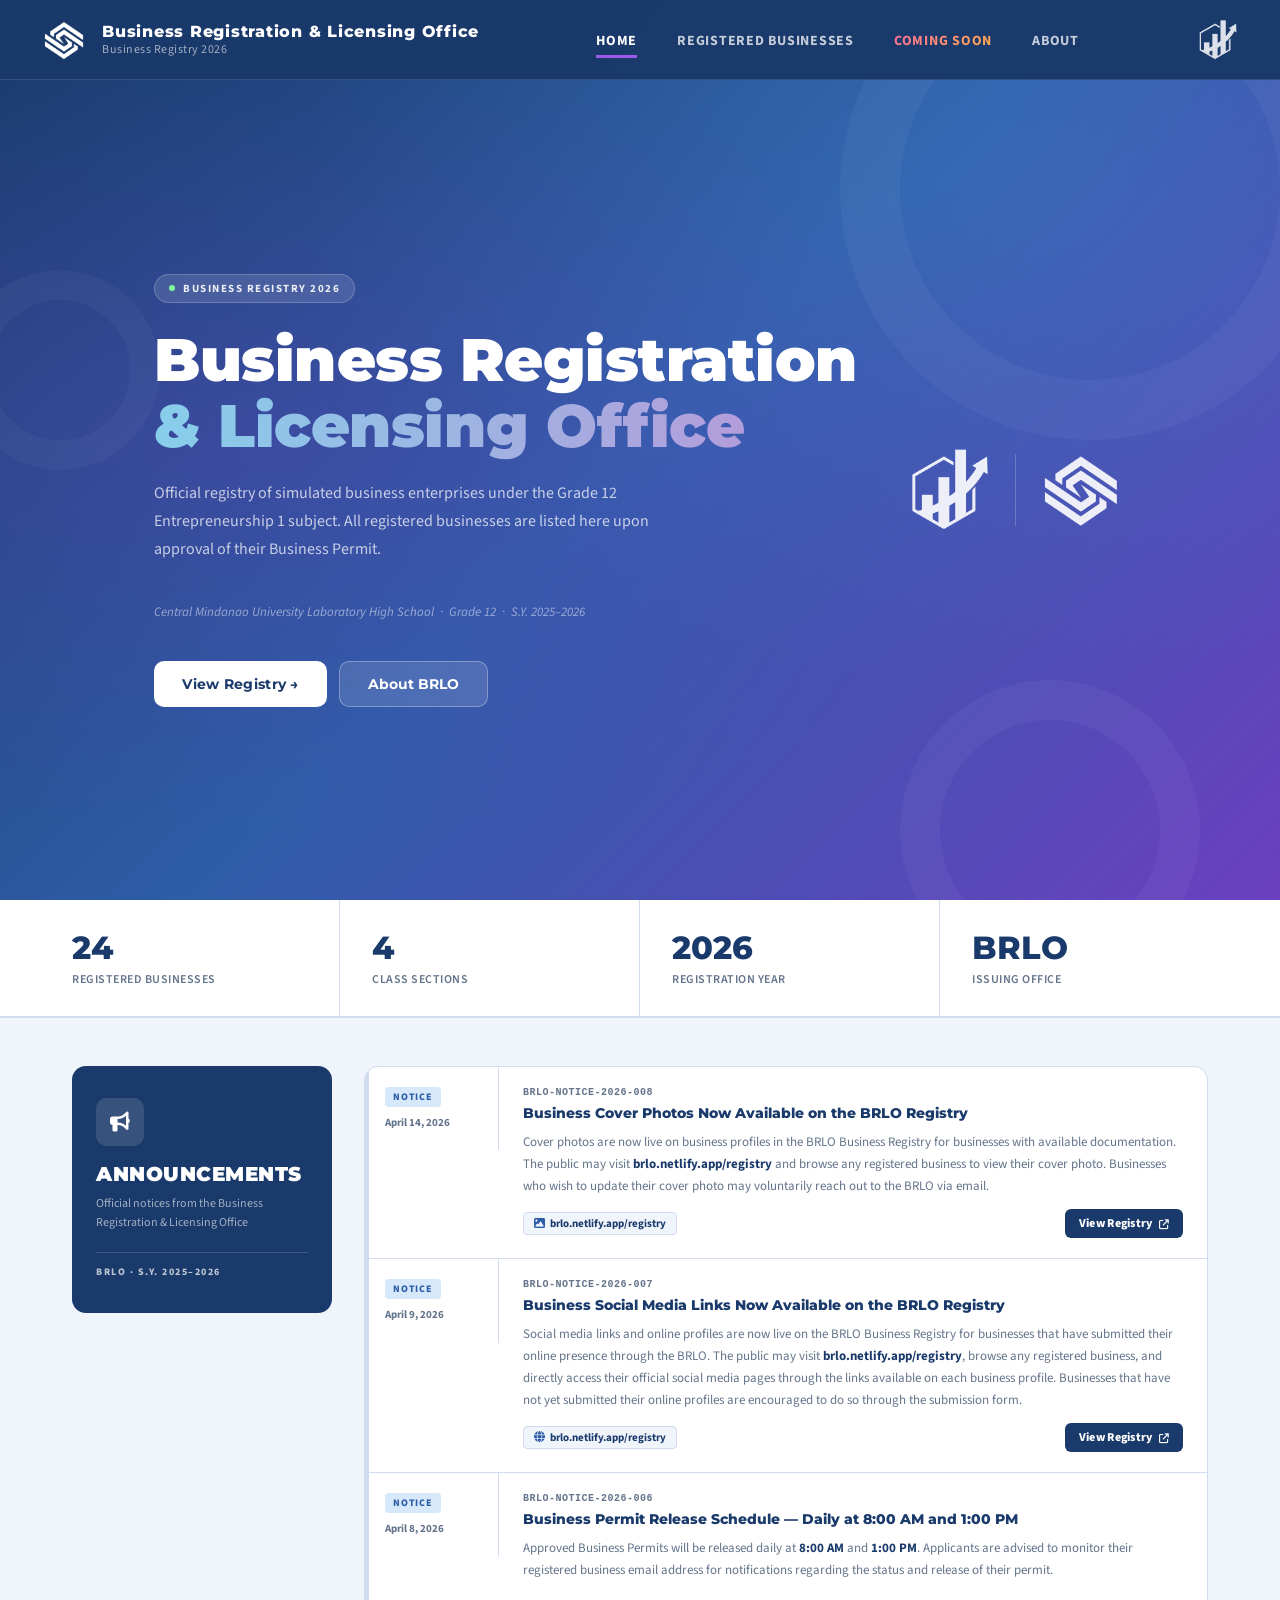
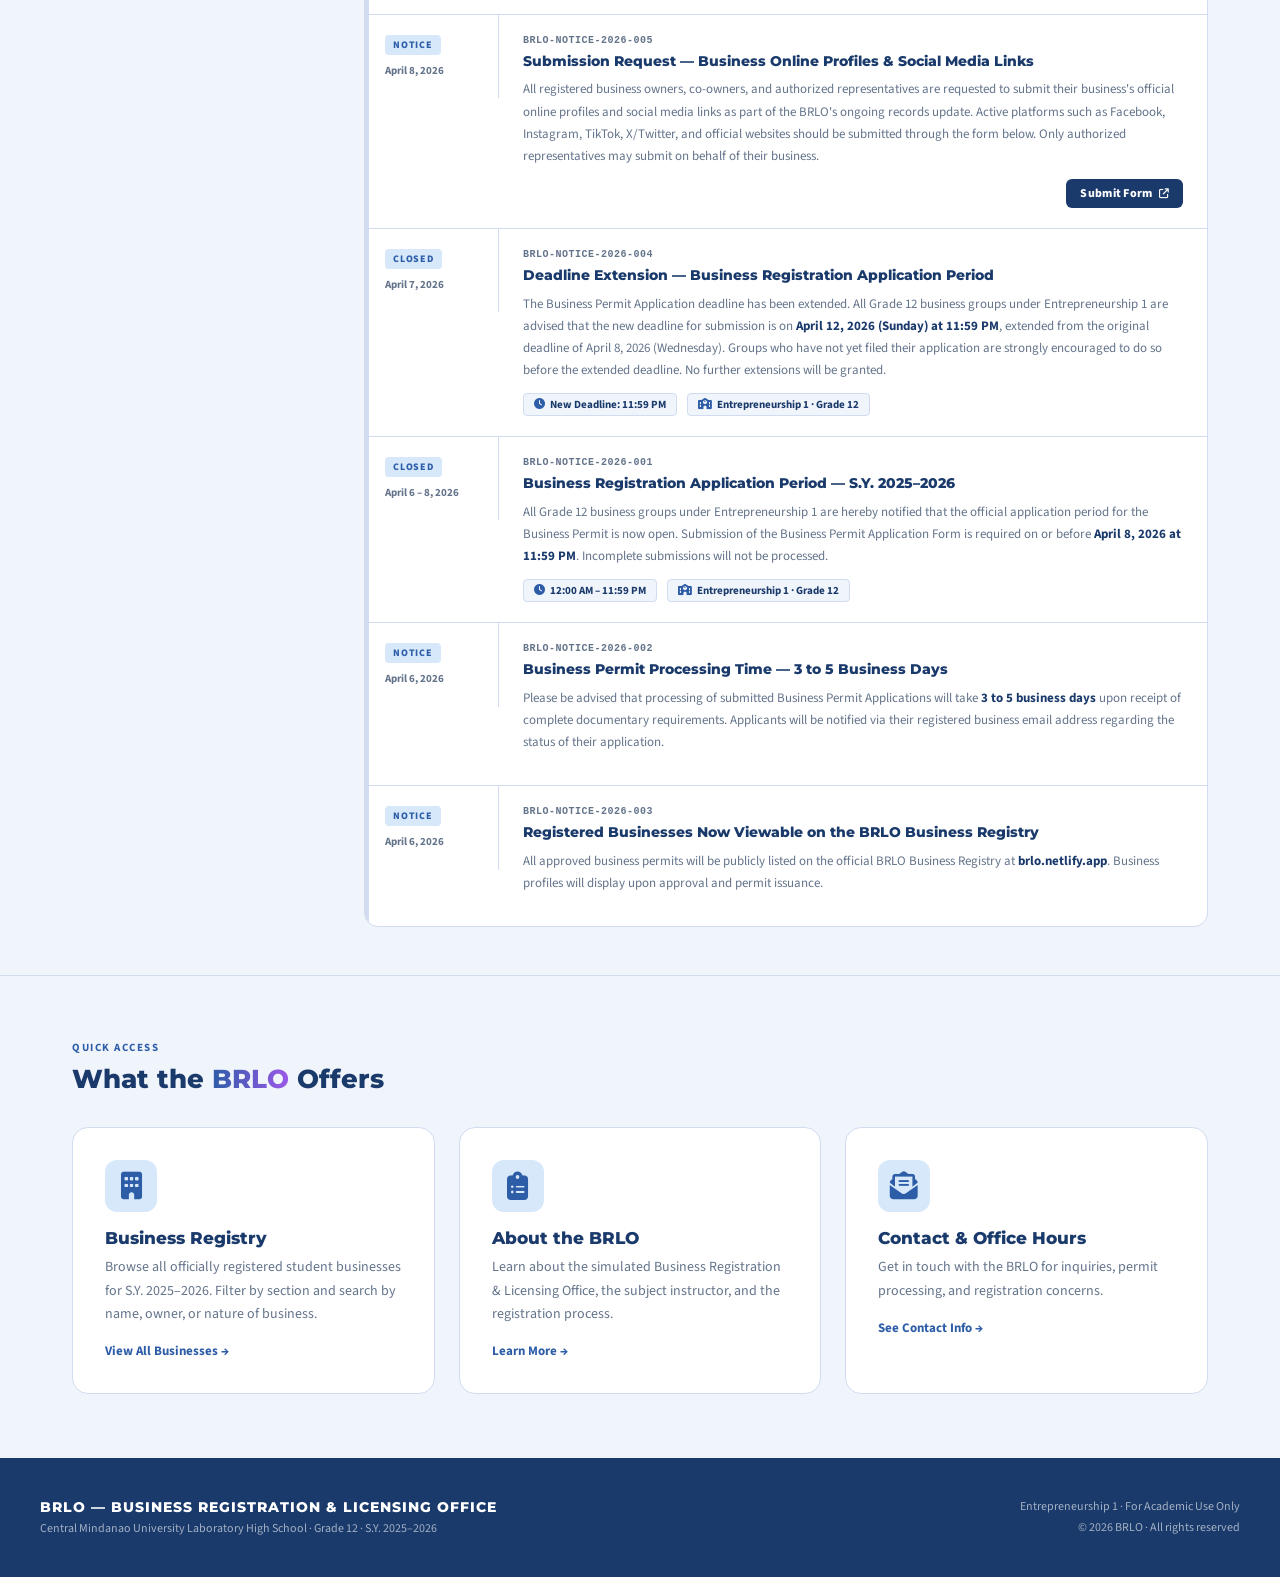
<file: index.html>
<!DOCTYPE html>
<html lang="en">
<head>
  <meta charset="UTF-8" />
  <meta name="viewport" content="width=device-width, initial-scale=1.0"/>
  <title>BRLO — Business Registry 2026</title>
  <link rel="preconnect" href="https://fonts.googleapis.com">
  <link href="https://fonts.googleapis.com/css2?family=Montserrat:wght@400;500;600;700;800;900&family=Source+Sans+3:ital,wght@0,300;0,400;0,600;1,400&display=swap" rel="stylesheet">
  <link rel="stylesheet" href="https://cdnjs.cloudflare.com/ajax/libs/font-awesome/6.5.0/css/all.min.css">
  <link rel="stylesheet" href="css/style.css">
  <link rel="stylesheet" href="css/home.css">
  <link rel="stylesheet" href="coming-soon.css">
  <link rel="stylesheet" href="css/hamburger.css">
  <link rel="apple-touch-icon" sizes="180x180" href="favicon_io/apple-touch-icon.png">
  <link rel="icon" type="image/png" sizes="32x32" href="favicon_io/favicon-32x32.png">
  <link rel="icon" type="image/png" sizes="16x16" href="favicon_io/favicon-16x16.png">
  <link rel="manifest" href="favicon_io/site.webmanifest">
</head>
<body class="page-home">

  <!-- ═══════ NAVBAR ═══════ -->
  <nav>
    <a href="index.html" class="nav-brand">
      <img src="logo/brlo-logo.png" alt="BRLO" class="nav-logo" onerror="this.style.display='none'">
      <div class="nav-brand-text">
        <span class="nav-title-full">Business Registration &amp; Licensing Office</span>
        <span class="nav-title-short">BRLO</span>
        <span class="nav-subtitle">Business Registry 2026</span>
      </div>
    </a>

    <ul class="nav-links">
      <li><a href="index.html"    class="nav-link-home">Home</a></li>
      <li><a href="registry.html" class="nav-link-registry">Registered Businesses</a></li>
      <li><a href="coming-soon.html"   class="nav-link-awards">Coming Soon</a></li>
      <li><a href="about.html"    class="nav-link-about">About</a></li>
    </ul>

    <img src="logo/entrep-logo.png" alt="Entrep" class="nav-right-logo" onerror="this.style.display='none'">
  </nav>


  <!-- ═══════ HERO ═══════ -->
  <section class="hero">
    <div class="hero-geo"></div>
    <div class="hero-geo2"></div>
    <div class="hero-geo3"></div>

    <div class="hero-content">
      <div class="hero-left">
        <div class="hero-eyebrow">Business Registry 2026</div>

        <h1>
          Business Registration<br>
          <span>&amp; Licensing Office</span>
        </h1>

        <p class="hero-sub">
          Official registry of simulated business enterprises under the
          Grade 12 Entrepreneurship 1 subject. All registered businesses
          are listed here upon approval of their Business Permit.
        </p>

        <p class="hero-school">
          Central Mindanao University Laboratory High School
          &nbsp;·&nbsp; Grade 12 &nbsp;·&nbsp; S.Y. 2025–2026
        </p>

        <div class="hero-ctas">
          <a href="registry.html" class="btn-primary">
            View Registry →
          </a>
          <a href="about.html" class="btn-secondary">
            About BRLO
          </a>
        </div>
      </div>

      <div class="hero-right">
        <div class="hero-logo-stack">
          <img src="logo/entrep-logo.png" alt="Entrep Logo" onerror="this.style.display='none'">
          <div class="hero-logo-divider"></div>
          <img src="logo/brlo-logo.png"   alt="BRLO Logo"   onerror="this.style.display='none'">
        </div>
      </div>
    </div>
  </section>


  <!-- ═══════ STATS BAR ═══════ -->
  <div class="stats-bar">
    <div class="stats-inner">
      <div class="stat-item">
        <div class="stat-num" id="stat-total">—</div>
        <div class="stat-label">Registered Businesses</div>
      </div>
      <div class="stat-item">
        <div class="stat-num">4</div>
        <div class="stat-label">Class Sections</div>
      </div>
      <div class="stat-item">
        <div class="stat-num">2026</div>
        <div class="stat-label">Registration Year</div>
      </div>
      <div class="stat-item">
        <div class="stat-num">BRLO</div>
        <div class="stat-label">Issuing Office</div>
      </div>
    </div>
  </div>

  <!-- ═══════ ANNOUNCEMENTS ═══════ -->
<section class="announcements-section">
  <div class="announcements-inner">

    <!-- Left: Header panel -->
    <div class="announcements-header">
      <div class="announcements-header-icon">
        <i class="fa-solid fa-bullhorn"></i>
      </div>
      <h2>Announcements</h2>
      <p>Official notices from the Business Registration &amp; Licensing Office</p>
      <div class="announcements-office-tag">BRLO · S.Y. 2025–2026</div>
    </div>

    <!-- Right: Announcement list -->
    <div class="announcements-list">

      <!-- BRLO-NOTICE-2026-008 — Cover Photos -->
      <div class="announcement-item">
        <div class="announcement-item-left">
          <div class="announcement-tag general-tag">Notice</div>
          <div class="announcement-date">April 14, 2026</div>
        </div>
        <div class="announcement-item-content">
          <div class="announcement-ref">BRLO-NOTICE-2026-008</div>
          <div class="announcement-title">
            Business Cover Photos Now Available on the BRLO Registry
          </div>
          <div class="announcement-desc">
            Cover photos are now live on business profiles in the BRLO Business Registry
            for businesses with available documentation. The public may visit
            <strong>brlo.netlify.app/registry</strong> and browse any registered business
            to view their cover photo. Businesses who wish to update their cover photo
            may voluntarily reach out to the BRLO via email.
          </div>
          <div class="announcement-footer-row">
            <span class="announcement-meta-tag">
              <i class="fa-solid fa-image"></i> brlo.netlify.app/registry
            </span>
            <a href="https://brlo.netlify.app/registry"
              target="_blank" rel="noopener"
              class="announcement-read-more">
              View Registry <i class="fa-solid fa-arrow-up-right-from-square"></i>
            </a>
          </div>
        </div>
      </div>

      <!-- BRLO-NOTICE-2026-007 -->
      <div class="announcement-item">
        <div class="announcement-item-left">
          <div class="announcement-tag general-tag">Notice</div>
          <div class="announcement-date">April 9, 2026</div>
        </div>
        <div class="announcement-item-content">
          <div class="announcement-ref">BRLO-NOTICE-2026-007</div>
          <div class="announcement-title">
            Business Social Media Links Now Available on the BRLO Registry
          </div>
          <div class="announcement-desc">
            Social media links and online profiles are now live on the BRLO Business Registry
            for businesses that have submitted their online presence through the BRLO.
            The public may visit <strong>brlo.netlify.app/registry</strong>, browse any registered
            business, and directly access their official social media pages through the
            links available on each business profile. Businesses that have not yet submitted
            their online profiles are encouraged to do so through the submission form.
          </div>
          <div class="announcement-footer-row">
            <span class="announcement-meta-tag">
              <i class="fa-solid fa-globe"></i> brlo.netlify.app/registry
            </span>
            <a href="https://brlo.netlify.app/registry"
              target="_blank" rel="noopener"
              class="announcement-read-more">
              View Registry <i class="fa-solid fa-arrow-up-right-from-square"></i>
            </a>
          </div>
        </div>
      </div>

      <!-- BRLO-NOTICE-2026-006 -->
      <div class="announcement-item">
        <div class="announcement-item-left">
          <div class="announcement-tag general-tag">Notice</div>
          <div class="announcement-date">April 8, 2026</div>
        </div>
        <div class="announcement-item-content">
          <div class="announcement-ref">BRLO-NOTICE-2026-006</div>
          <div class="announcement-title">
            Business Permit Release Schedule — Daily at 8:00 AM and 1:00 PM
          </div>
          <div class="announcement-desc">
            Approved Business Permits will be released daily at
            <strong>8:00 AM</strong> and <strong>1:00 PM</strong>.
            Applicants are advised to monitor their registered business email address
            for notifications regarding the status and release of their permit.
          </div>
        </div>
      </div>

      <!-- BRLO-NOTICE-2026-005 -->
      <div class="announcement-item">
        <div class="announcement-item-left">
          <div class="announcement-tag general-tag">Notice</div>
          <div class="announcement-date">April 8, 2026</div>
        </div>
        <div class="announcement-item-content">
          <div class="announcement-ref">BRLO-NOTICE-2026-005</div>
          <div class="announcement-title">
            Submission Request — Business Online Profiles &amp; Social Media Links
          </div>
          <div class="announcement-desc">
            All registered business owners, co-owners, and authorized representatives
            are requested to submit their business's official online profiles and social
            media links as part of the BRLO's ongoing records update. Active platforms
            such as Facebook, Instagram, TikTok, X/Twitter, and official websites should
            be submitted through the form below. Only authorized representatives may
            submit on behalf of their business.
          </div>
          <div class="announcement-footer-row">
            <a href="https://docs.google.com/forms/d/e/1FAIpQLScvsRaIaQnWEaJVgNYVOkMKwqeHpLxcmuufoLa5Oj9_Dja5kQ/viewform?usp=sharing"
              target="_blank" rel="noopener"
              class="announcement-read-more">
              Submit Form <i class="fa-solid fa-arrow-up-right-from-square"></i>
            </a>
          </div>
        </div>
      </div>

      <!-- BRLO-NOTICE-2026-004 — Deadline Extension (now closed) -->
      <div class="announcement-item">
        <div class="announcement-item-left">
          <div class="announcement-tag general-tag">Closed</div>
          <div class="announcement-date">April 7, 2026</div>
        </div>
        <div class="announcement-item-content">
          <div class="announcement-ref">BRLO-NOTICE-2026-004</div>
          <div class="announcement-title">
            Deadline Extension — Business Registration Application Period
          </div>
          <div class="announcement-desc">
            The Business Permit Application deadline has been extended.
            All Grade 12 business groups under Entrepreneurship 1 are advised
            that the new deadline for submission is on
            <strong>April 12, 2026 (Sunday) at 11:59 PM</strong>,
            extended from the original deadline of April 8, 2026 (Wednesday).
            Groups who have not yet filed their application are strongly encouraged
            to do so before the extended deadline. No further extensions will be granted.
          </div>
          <div class="announcement-footer-row">
            <span class="announcement-meta-tag">
              <i class="fa-solid fa-clock"></i> New Deadline: 11:59 PM
            </span>
            <span class="announcement-meta-tag">
              <i class="fa-solid fa-school"></i> Entrepreneurship 1 · Grade 12
            </span>
          </div>
        </div>
      </div>

      <!-- BRLO-NOTICE-2026-001 — Application Period (now closed) -->
      <div class="announcement-item">
        <div class="announcement-item-left">
          <div class="announcement-tag general-tag">Closed</div>
          <div class="announcement-date">April 6 – 8, 2026</div>
        </div>
        <div class="announcement-item-content">
          <div class="announcement-ref">BRLO-NOTICE-2026-001</div>
          <div class="announcement-title">
            Business Registration Application Period — S.Y. 2025–2026
          </div>
          <div class="announcement-desc">
            All Grade 12 business groups under Entrepreneurship 1 are hereby
            notified that the official application period for the Business Permit
            is now open. Submission of the Business Permit Application Form is
            required on or before <strong>April 8, 2026 at 11:59 PM</strong>.
            Incomplete submissions will not be processed.
          </div>
          <div class="announcement-footer-row">
            <span class="announcement-meta-tag">
              <i class="fa-solid fa-clock"></i> 12:00 AM – 11:59 PM
            </span>
            <span class="announcement-meta-tag">
              <i class="fa-solid fa-school"></i> Entrepreneurship 1 · Grade 12
            </span>
          </div>
        </div>
      </div>

      <!-- BRLO-NOTICE-2026-002 -->
      <div class="announcement-item">
        <div class="announcement-item-left">
          <div class="announcement-tag general-tag">Notice</div>
          <div class="announcement-date">April 6, 2026</div>
        </div>
        <div class="announcement-item-content">
          <div class="announcement-ref">BRLO-NOTICE-2026-002</div>
          <div class="announcement-title">
            Business Permit Processing Time — 3 to 5 Business Days
          </div>
          <div class="announcement-desc">
            Please be advised that processing of submitted Business Permit
            Applications will take <strong>3 to 5 business days</strong>
            upon receipt of complete documentary requirements.
            Applicants will be notified via their registered business email address
            regarding the status of their application.
          </div>
        </div>
      </div>

      <!-- BRLO-NOTICE-2026-003 -->
      <div class="announcement-item">
        <div class="announcement-item-left">
          <div class="announcement-tag general-tag">Notice</div>
          <div class="announcement-date">April 6, 2026</div>
        </div>
        <div class="announcement-item-content">
          <div class="announcement-ref">BRLO-NOTICE-2026-003</div>
          <div class="announcement-title">
            Registered Businesses Now Viewable on the BRLO Business Registry
          </div>
          <div class="announcement-desc">
            All approved business permits will be publicly listed on the
            official BRLO Business Registry at
            <strong>brlo.netlify.app</strong>.
            Business profiles will display upon approval and permit issuance.
          </div>
        </div>
      </div>

    </div>
  </div>
</section>


  <!-- ═══════ HIGHLIGHT CARDS ═══════ -->
  <section class="highlights">
    <div class="section-eyebrow">Quick Access</div>
    <h2 class="section-title">What the <span>BRLO</span> Offers</h2>

    <div class="highlights-grid">

      <a href="registry.html" class="highlight-card">
        <span class="highlight-icon"><i class="fa-solid fa-building"></i></span>
        <div class="highlight-title">Business Registry</div>
        <p class="highlight-desc">
          Browse all officially registered student businesses for S.Y. 2025–2026.
          Filter by section and search by name, owner, or nature of business.
        </p>
        <span class="highlight-link">View All Businesses →</span>
      </a>

      <a href="about.html" class="highlight-card">
        <span class="highlight-icon"><i class="fa-solid fa-clipboard-list"></i></span>
        <div class="highlight-title">About the BRLO</div>
        <p class="highlight-desc">
          Learn about the simulated Business Registration &amp; Licensing Office,
          the subject instructor, and the registration process.
        </p>
        <span class="highlight-link">Learn More →</span>
      </a>

      <a href="about.html#contact" class="highlight-card">
        <span class="highlight-icon"><i class="fa-solid fa-envelope-open-text"></i></span>
        <div class="highlight-title">Contact &amp; Office Hours</div>
        <p class="highlight-desc">
          Get in touch with the BRLO for inquiries, permit processing,
          and registration concerns.
        </p>
        <span class="highlight-link">See Contact Info →</span>
      </a>

    </div>
  </section>


  <!-- ═══════ FOOTER ═══════ -->
  <footer>
    <div class="footer-inner">
      <div class="footer-brand">
        <strong>BRLO — BUSINESS REGISTRATION &amp; LICENSING OFFICE</strong>
        <span>Central Mindanao University Laboratory High School · Grade 12 · S.Y. 2025–2026</span>
      </div>
      <div class="footer-right">
        <p>Entrepreneurship 1 · For Academic Use Only</p>
        <p style="margin-top: 4px;">© 2026 BRLO · All rights reserved</p>
      </div>
    </div>
  </footer>


  <script src="js/data.js"></script>
  <script src="js/main.js"></script>
  <script>
    // Populate live stat from data
    document.addEventListener('DOMContentLoaded', () => {
      const el = document.getElementById('stat-total');
      if (el && typeof BUSINESSES !== 'undefined') {
        el.textContent = BUSINESSES.length;
      }
    });
  </script>
</body>
</html>
</file>
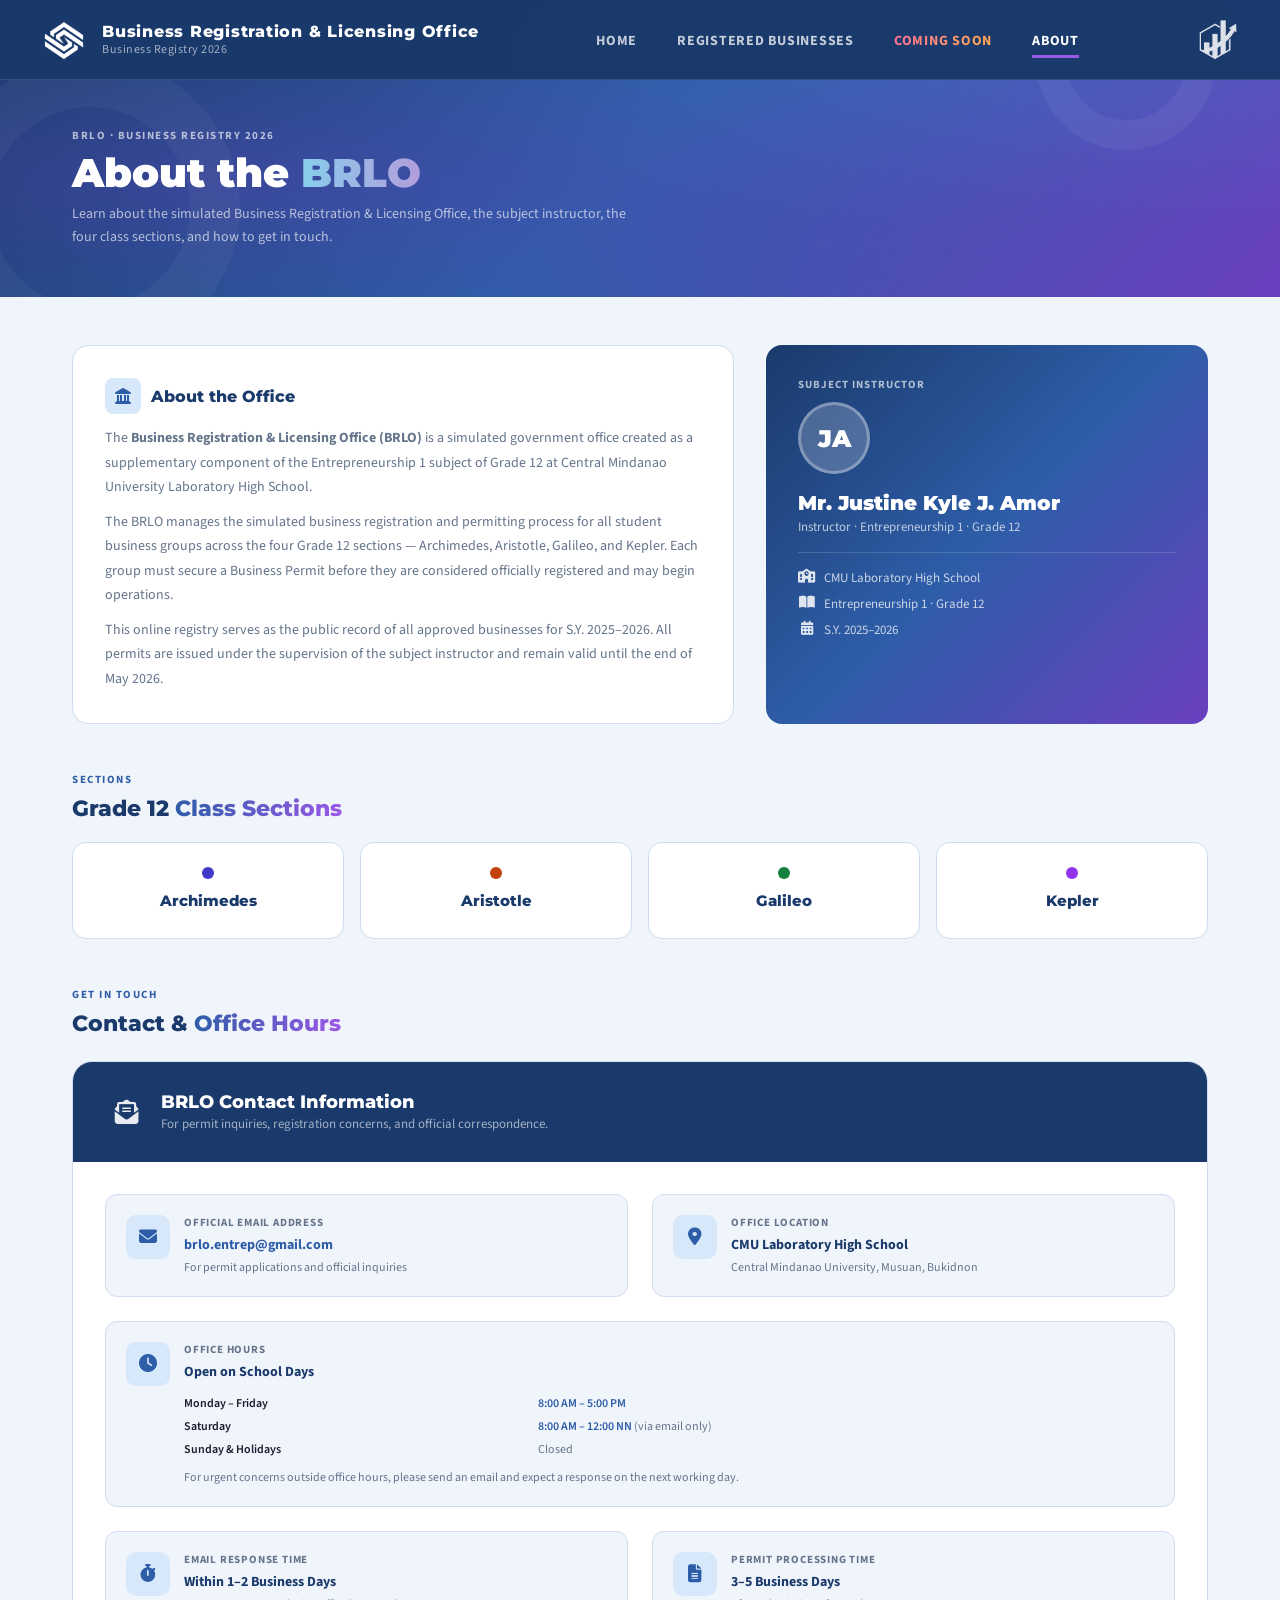
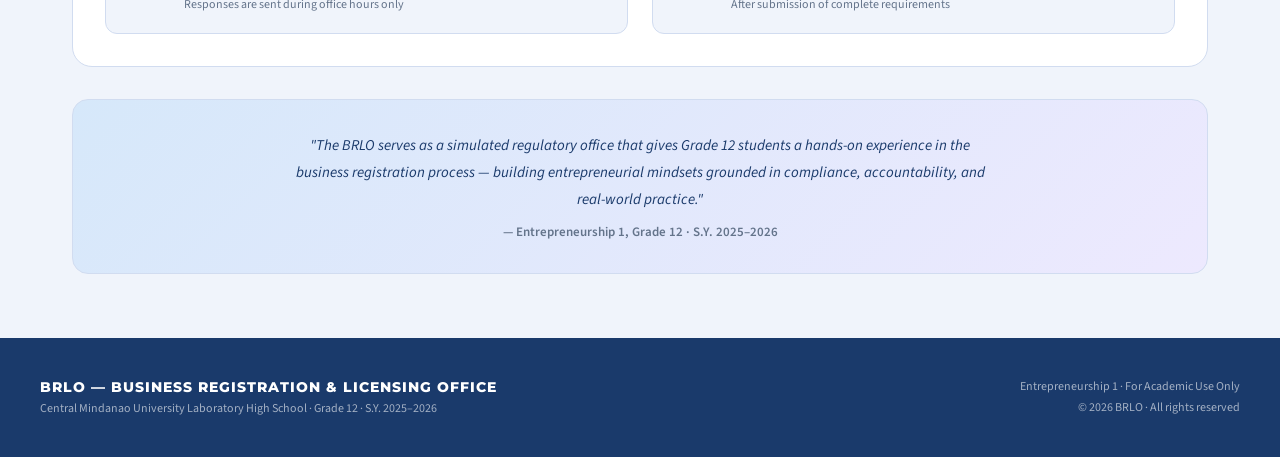
<file: about.html>
<!DOCTYPE html>
<html lang="en">
<head>
  <meta charset="UTF-8" />
  <meta name="viewport" content="width=device-width, initial-scale=1.0"/>
  <title>About — BRLO 2026</title>
  <link rel="preconnect" href="https://fonts.googleapis.com">
  <link href="https://fonts.googleapis.com/css2?family=Montserrat:wght@400;500;600;700;800;900&family=Source+Sans+3:ital,wght@0,300;0,400;0,600;1,400&display=swap" rel="stylesheet">
  <link rel="stylesheet" href="https://cdnjs.cloudflare.com/ajax/libs/font-awesome/6.5.0/css/all.min.css">
  <link rel="stylesheet" href="css/style.css">
  <link rel="stylesheet" href="css/about.css">
  <link rel="stylesheet" href="coming-soon.css">
  <link rel="stylesheet" href="css/hamburger.css">
  <link rel="apple-touch-icon" sizes="180x180" href="favicon_io/apple-touch-icon.png">
  <link rel="icon" type="image/png" sizes="32x32" href="favicon_io/favicon-32x32.png">
  <link rel="icon" type="image/png" sizes="16x16" href="favicon_io/favicon-16x16.png">
  <link rel="manifest" href="favicon_io/site.webmanifest">
</head>
<body class="page-about">

  <!-- ═══════ NAVBAR ═══════ -->
  <nav>
    <a href="index.html" class="nav-brand">
      <img src="logo/brlo-logo.png" alt="BRLO" class="nav-logo" onerror="this.style.display='none'">
      <div class="nav-brand-text">
        <span class="nav-title-full">Business Registration &amp; Licensing Office</span>
        <span class="nav-title-short">BRLO</span>
        <span class="nav-subtitle">Business Registry 2026</span>
      </div>
    </a>

    <ul class="nav-links">
      <li><a href="index.html"    class="nav-link-home">Home</a></li>
      <li><a href="registry.html" class="nav-link-registry">Registered Businesses</a></li>
      <li><a href="coming-soon.html"   class="nav-link-awards">Coming Soon</a></li>
      <li><a href="about.html"    class="nav-link-about">About</a></li>
    </ul>

    <img src="logo/entrep-logo.png" alt="Entrep" class="nav-right-logo" onerror="this.style.display='none'">
  </nav>


  <!-- ═══════ PAGE HEADER ═══════ -->
  <div class="page-header">
    <div class="page-header-geo"></div>
    <div class="page-header-geo2"></div>
    <div class="page-header-inner">
      <div class="page-header-eyebrow">BRLO · Business Registry 2026</div>
      <h1>About the <span>BRLO</span></h1>
      <p class="page-header-sub">
        Learn about the simulated Business Registration &amp; Licensing Office,
        the subject instructor, the four class sections, and how to get in touch.
      </p>
    </div>
  </div>


  <!-- ═══════ MAIN CONTENT ═══════ -->
  <main class="about-main">

    <!-- ── About + Instructor ──────────────────────── -->
    <div class="about-grid">

      <!-- About card -->
      <div class="about-card">
        <div class="about-card-title">
          <div class="icon"><i class="fa-solid fa-landmark"></i></div>
          About the Office
        </div>
        <p>
          The <strong>Business Registration &amp; Licensing Office (BRLO)</strong> is a simulated
          government office created as a supplementary component of the Entrepreneurship 1 subject of
          Grade 12 at Central Mindanao University Laboratory High School.
        </p>
        <p>
          The BRLO manages the simulated business registration and permitting process for all
          student business groups across the four Grade 12 sections — Archimedes, Aristotle,
          Galileo, and Kepler. Each group must secure a Business Permit before they are
          considered officially registered and may begin operations.
        </p>
        <p>
          This online registry serves as the public record of all approved businesses for
          S.Y. 2025–2026. All permits are issued under the supervision of the subject instructor
          and remain valid until the end of May 2026.
        </p>
      </div>

      <!-- Instructor card -->
      <div class="instructor-card">
        <div>
          <div class="instructor-label">Subject Instructor</div>
          <div class="instructor-avatar" style="margin-top: 10px;">JA</div>
        </div>
        <div>
          <div class="instructor-name">Mr. Justine Kyle J. Amor</div>
          <div class="instructor-role">Instructor · Entrepreneurship 1 · Grade 12</div>
        </div>
        <hr class="instructor-divider">
        <div class="instructor-meta">
          <div class="instructor-meta-item">
            <span class="meta-icon"><i class="fa-solid fa-school"></i></span>
            <span>CMU Laboratory High School</span>
          </div>
          <div class="instructor-meta-item">
            <span class="meta-icon"><i class="fa-solid fa-book-open"></i></span>
            <span>Entrepreneurship 1 · Grade 12</span>
          </div>
          <div class="instructor-meta-item">
            <span class="meta-icon"><i class="fa-solid fa-calendar-days"></i></span>
            <span>S.Y. 2025–2026</span>
          </div>
        </div>
      </div>

    </div>


    <!-- ── Class Sections ──────────────────────────── -->
    <div class="section-eyebrow">Sections</div>
    <h2 class="section-title" style="margin-bottom: 1.25rem;">
      Grade 12 <span>Class Sections</span>
    </h2>

    <div class="sections-grid">
      <div class="section-card">
        <div class="section-card-dot Archimedes"></div>
        <div class="section-card-name">Archimedes</div>
      </div>
      <div class="section-card">
        <div class="section-card-dot Aristotle"></div>
        <div class="section-card-name">Aristotle</div>
      </div>
      <div class="section-card">
        <div class="section-card-dot Galileo"></div>
        <div class="section-card-name">Galileo</div>
      </div>
      <div class="section-card">
        <div class="section-card-dot Kepler"></div>
        <div class="section-card-name">Kepler</div>
      </div>
    </div>


    <!-- ── Contact Section ─────────────────────────── -->
    <div id="contact" style="scroll-margin-top: 96px;">
      <div class="section-eyebrow" style="margin-bottom: 8px;">Get in Touch</div>
      <h2 class="section-title" style="margin-bottom: 1.5rem;">
        Contact &amp; <span>Office Hours</span>
      </h2>
    </div>

    <div class="contact-section">
      <div class="contact-header">
        <div class="contact-header-icon"><i class="fa-solid fa-envelope-open-text"></i></div>
        <div>
          <h2>BRLO Contact Information</h2>
          <p>For permit inquiries, registration concerns, and official correspondence.</p>
        </div>
      </div>

      <div class="contact-body">

        <!-- Email -->
        <div class="contact-item">
          <div class="contact-item-icon"><i class="fa-solid fa-envelope"></i></div>
          <div>
            <div class="contact-item-label">Official Email Address</div>
            <div class="contact-item-value">
              <a href="mailto:brlo.entrep1@gmail.com">brlo.entrep@gmail.com</a>
            </div>
            <div class="contact-item-sub">For permit applications and official inquiries</div>
          </div>
        </div>

        <!-- Location -->
        <div class="contact-item">
          <div class="contact-item-icon"><i class="fa-solid fa-location-dot"></i></div>
          <div>
            <div class="contact-item-label">Office Location</div>
            <div class="contact-item-value">CMU Laboratory High School</div>
            <div class="contact-item-sub">Central Mindanao University, Musuan, Bukidnon</div>
          </div>
        </div>

        <!-- Office Hours -->
        <div class="contact-item" style="grid-column: 1 / -1;">
          <div class="contact-item-icon"><i class="fa-solid fa-clock"></i></div>
          <div style="flex: 1;">
            <div class="contact-item-label">Office Hours</div>
            <div class="contact-item-value" style="margin-bottom: 10px;">
              Open on School Days
            </div>
            <table class="hours-table">
              <tr>
                <td>Monday – Friday</td>
                <td>8:00 AM – 5:00 PM</td>
              </tr>
              <tr>
                <td>Saturday</td>
                <td>8:00 AM – 12:00 NN <span style="color:var(--muted); font-weight:400;">(via email only)</span></td>
              </tr>
              <tr>
                <td>Sunday &amp; Holidays</td>
                <td style="color: var(--muted); font-weight: 400;">Closed</td>
              </tr>
            </table>
            <div class="contact-item-sub" style="margin-top: 8px;">
              For urgent concerns outside office hours, please send an email and expect a response on the next working day.
            </div>
          </div>
        </div>

        <!-- Response time -->
        <div class="contact-item">
          <div class="contact-item-icon"><i class="fa-solid fa-stopwatch"></i></div>
          <div>
            <div class="contact-item-label">Email Response Time</div>
            <div class="contact-item-value">Within 1–2 Business Days</div>
            <div class="contact-item-sub">Responses are sent during office hours only</div>
          </div>
        </div>

        <!-- Permit processing -->
        <div class="contact-item">
          <div class="contact-item-icon"><i class="fa-solid fa-file-lines"></i></div>
          <div>
            <div class="contact-item-label">Permit Processing Time</div>
            <div class="contact-item-value">3–5 Business Days</div>
            <div class="contact-item-sub">After submission of complete requirements</div>
          </div>
        </div>

      </div>
    </div>


    <!-- ── Mission Banner ──────────────────────────── -->
    <div class="mission-banner">
      <p>
        "The BRLO serves as a simulated regulatory office that gives Grade 12 students
        a hands-on experience in the business registration process — building entrepreneurial
        mindsets grounded in compliance, accountability, and real-world practice."
      </p>
      <cite>— Entrepreneurship 1, Grade 12 · S.Y. 2025–2026</cite>
    </div>

  </main>


  <!-- ═══════ FOOTER ═══════ -->
  <footer>
    <div class="footer-inner">
      <div class="footer-brand">
        <strong>BRLO — BUSINESS REGISTRATION &amp; LICENSING OFFICE</strong>
        <span>Central Mindanao University Laboratory High School · Grade 12 · S.Y. 2025–2026</span>
      </div>
      <div class="footer-right">
        <p>Entrepreneurship 1 · For Academic Use Only</p>
        <p style="margin-top: 4px;">© 2026 BRLO · All rights reserved</p>
      </div>
    </div>
  </footer>

  <script src="js/main.js"></script>
</body>
</html>
</file>
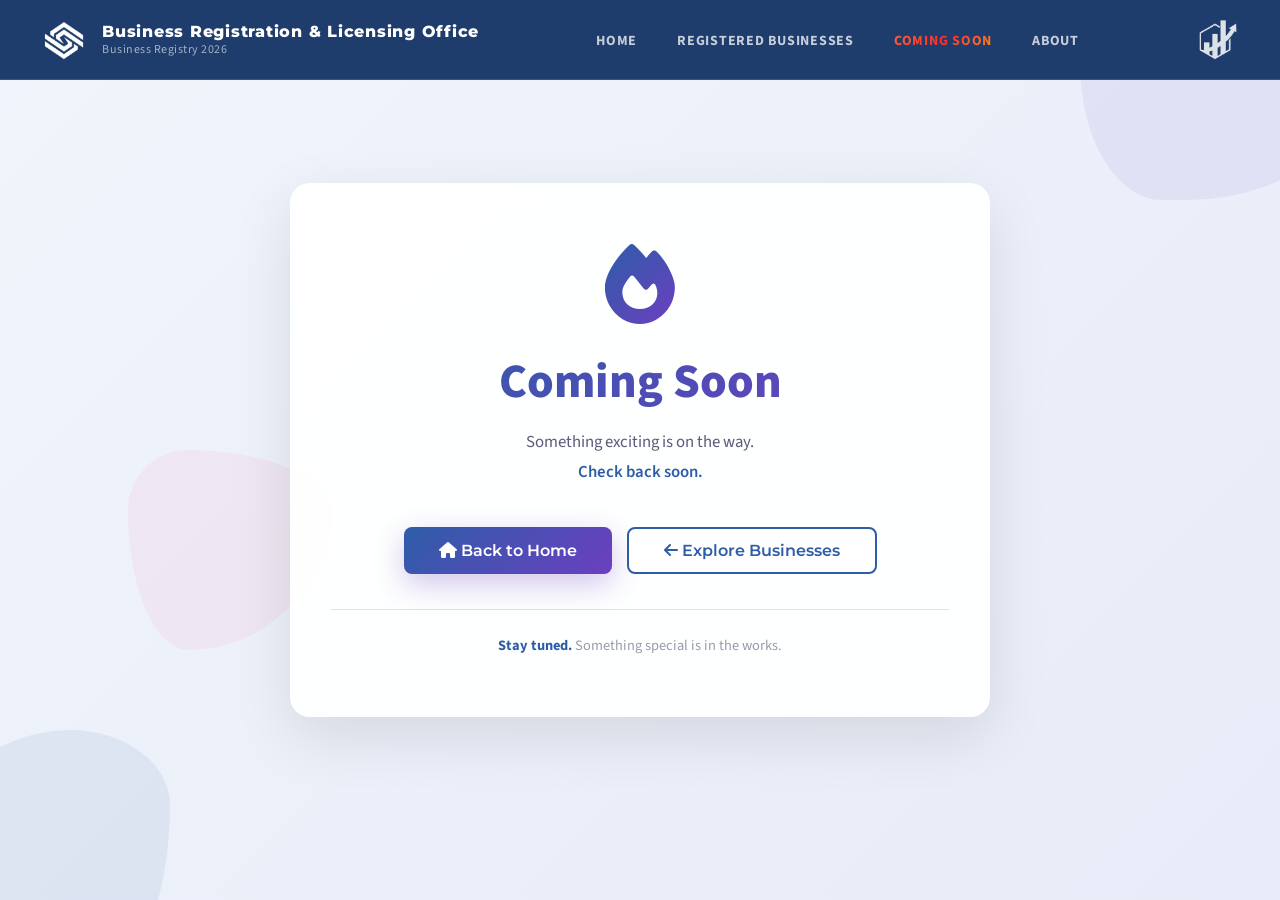
<file: awards.html>
<!DOCTYPE html>
<html lang="en">
<head>
  <meta charset="UTF-8" />
  <meta name="viewport" content="width=device-width, initial-scale=1.0"/>
  <title>Awards — Coming Soon | BRLO 2026</title>
  <link rel="preconnect" href="https://fonts.googleapis.com">
  <link href="https://fonts.googleapis.com/css2?family=Montserrat:wght@400;500;600;700;800;900&family=Source+Sans+3:ital,wght@0,300;0,400;0,600;1,400&display=swap" rel="stylesheet">
  <link rel="stylesheet" href="https://cdnjs.cloudflare.com/ajax/libs/font-awesome/6.5.0/css/all.min.css">
  <link rel="stylesheet" href="css/style.css">
  <link rel="stylesheet" href="coming-soon.css">
  <link rel="stylesheet" href="css/hamburger.css">
  <link rel="apple-touch-icon" sizes="180x180" href="favicon_io/apple-touch-icon.png">
  <link rel="icon" type="image/png" sizes="32x32" href="favicon_io/favicon-32x32.png">
  <link rel="icon" type="image/png" sizes="16x16" href="favicon_io/favicon-16x16.png">
  <link rel="manifest" href="favicon_io/site.webmanifest">
</head>
<body class="page-awards-coming">

  <!-- ═══════ NAVBAR ═══════ -->
  <nav>
    <a href="index.html" class="nav-brand">
      <img src="logo/brlo-logo.png" alt="BRLO" class="nav-logo" onerror="this.style.display='none'">
      <div class="nav-brand-text">
        <span class="nav-title-full">Business Registration &amp; Licensing Office</span>
        <span class="nav-title-short">BRLO</span>
        <span class="nav-subtitle">Business Registry 2026</span>
      </div>
    </a>

    <ul class="nav-links">
      <li><a href="index.html"    class="nav-link-home">Home</a></li>
      <li><a href="registry.html" class="nav-link-registry">Registered Businesses</a></li>
      <li><a href="awards.html"   class="nav-link-awards">Coming Soon</a></li>
      <li><a href="about.html"    class="nav-link-about">About</a></li>
    </ul>

    <img src="logo/entrep-logo.png" alt="Entrep" class="nav-right-logo" onerror="this.style.display='none'">
  </nav>

  <!-- ═══════ ANIMATED BACKGROUND ═══════ -->
  <div class="coming-soon-bg">
    <div class="coming-soon-geo coming-soon-geo-1"></div>
    <div class="coming-soon-geo coming-soon-geo-2"></div>
    <div class="coming-soon-geo coming-soon-geo-3"></div>
  </div>

  <!-- ═══════ COMING SOON CONTENT ═══════ -->
  <div class="coming-soon-container">
    <!-- Icon -->
    <div class="coming-soon-icon">
      <i class="fa-solid fa-fire"></i>
    </div>

    <!-- Title -->
    <h1 class="coming-soon-title">Coming Soon</h1>

    <!-- Description -->
    <p class="coming-soon-description">
      Something exciting is on the way.<br>
      <strong>Check back soon.</strong>
    </p>

    <!-- Highlights - Hidden for mystery teaser -->
    <div class="coming-soon-highlights" style="display: none;">
      <div class="highlight-item">
        <i class="fa-solid fa-medal"></i>
        <div class="highlight-item-title">Excellence Awards</div>
        <div class="highlight-item-text">Recognizing top performers across all categories</div>
      </div>
      <div class="highlight-item">
        <i class="fa-solid fa-lightbulb"></i>
        <div class="highlight-item-title">Innovation Showcase</div>
        <div class="highlight-item-text">Celebrating creative business ideas and execution</div>
      </div>
      <div class="highlight-item">
        <i class="fa-solid fa-handshake"></i>
        <div class="highlight-item-title">Leadership Heroes</div>
        <div class="highlight-item-text">Honoring outstanding entrepreneurial spirit</div>
      </div>
      <div class="highlight-item">
        <i class="fa-solid fa-star"></i>
        <div class="highlight-item-title">Community Impact</div>
        <div class="highlight-item-text">Businesses that make a difference</div>
      </div>
    </div>

    <!-- CTA Buttons -->
    <div class="coming-soon-cta">
      <a href="index.html" class="notify-btn">
        <i class="fa-solid fa-home"></i> Back to Home
      </a>
      <a href="registry.html" class="back-btn">
        <i class="fa-solid fa-arrow-left"></i> Explore Businesses
      </a>
    </div>

    <!-- Countdown - Hidden for mystery teaser -->
    <div class="coming-soon-countdown" style="display: none;">
      <div class="countdown-label">🎉 Get Ready For</div>
      <div class="countdown-timer" id="countdown-timer">
        <!-- Dynamically filled by JS -->
      </div>
    </div>

    <!-- Footer Note -->
    <div class="coming-soon-footer">
      <strong>Stay tuned.</strong> Something special is in the works.
    </div>
  </div>

  <script>
    // Countdown Timer Logic
    function updateCountdown() {
      // Set your launch date here (e.g., May 1, 2026)
      const launchDate = new Date('2026-05-01').getTime();
      const now = new Date().getTime();
      const distance = launchDate - now;

      if (distance < 0) {
        document.getElementById('countdown-timer').innerHTML = 
          '<div style="font-size: 1.2rem; color: #6B3FC0; font-weight: 600;"><i class="fa-solid fa-check-circle"></i> Now Live!</div>';
        return;
      }

      const days = Math.floor(distance / (1000 * 60 * 60 * 24));
      const hours = Math.floor((distance % (1000 * 60 * 60 * 24)) / (1000 * 60 * 60));
      const minutes = Math.floor((distance % (1000 * 60 * 60)) / (1000 * 60));
      const seconds = Math.floor((distance % (1000 * 60)) / 1000);

      document.getElementById('countdown-timer').innerHTML = `
        <div class="countdown-item">
          <div class="countdown-number">${String(days).padStart(2, '0')}</div>
          <div class="countdown-label-item">Days</div>
        </div>
        <div style="font-size: 2rem; color: #ccc; font-weight: 300;">:</div>
        <div class="countdown-item">
          <div class="countdown-number">${String(hours).padStart(2, '0')}</div>
          <div class="countdown-label-item">Hours</div>
        </div>
        <div style="font-size: 2rem; color: #ccc; font-weight: 300;">:</div>
        <div class="countdown-item">
          <div class="countdown-number">${String(minutes).padStart(2, '0')}</div>
          <div class="countdown-label-item">Minutes</div>
        </div>
      `;
    }

    // Update countdown every second
    updateCountdown();
    setInterval(updateCountdown, 1000);
  </script>

  <script src="js/main.js"></script>

</body>
</html>
</file>
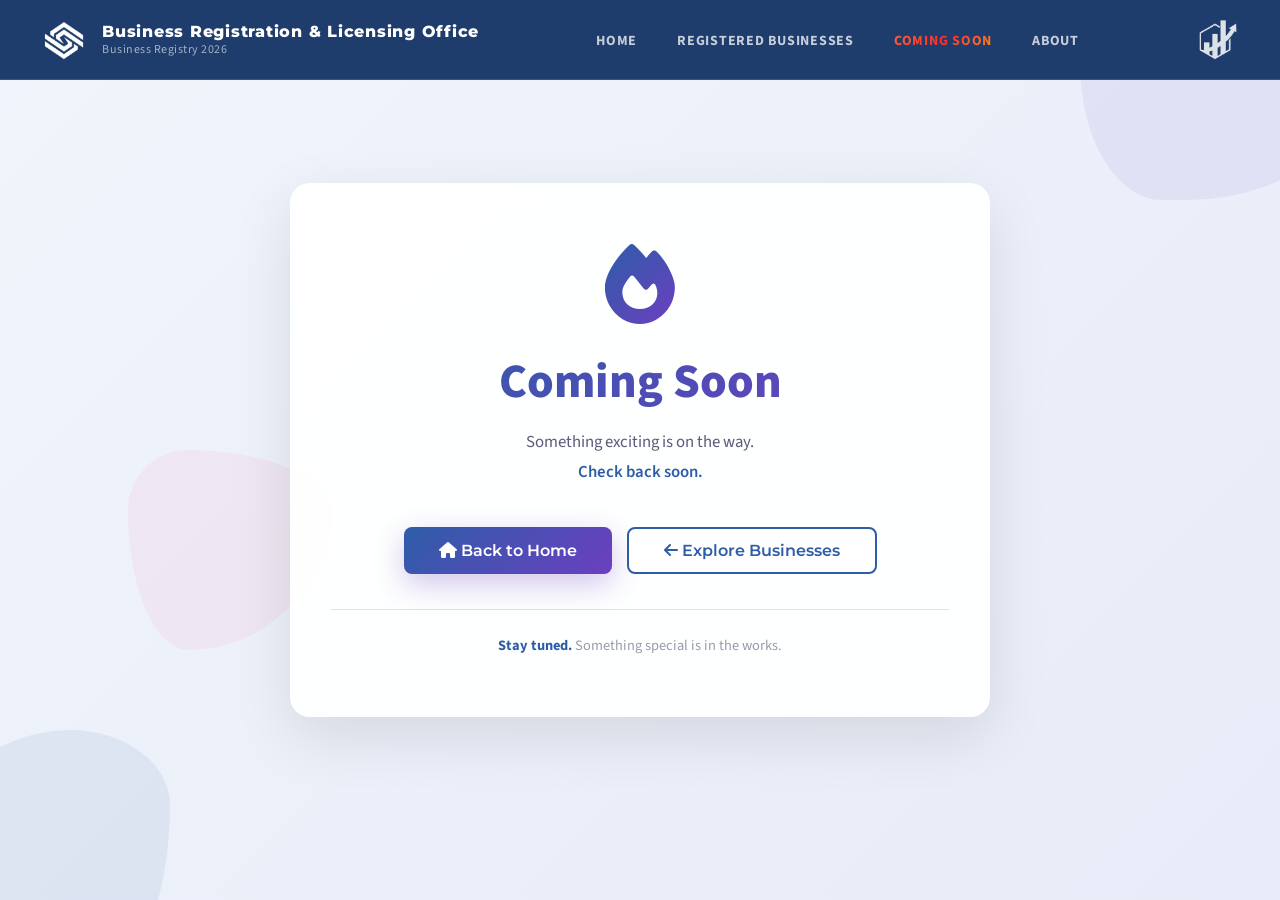
<file: coming-soon.html>
<!DOCTYPE html>
<html lang="en">
<head>
  <meta charset="UTF-8" />
  <meta name="viewport" content="width=device-width, initial-scale=1.0"/>
  <title>Coming Soon | BRLO 2026</title>
  <link rel="preconnect" href="https://fonts.googleapis.com">
  <link href="https://fonts.googleapis.com/css2?family=Montserrat:wght@400;500;600;700;800;900&family=Source+Sans+3:ital,wght@0,300;0,400;0,600;1,400&display=swap" rel="stylesheet">
  <link rel="stylesheet" href="https://cdnjs.cloudflare.com/ajax/libs/font-awesome/6.5.0/css/all.min.css">
  <link rel="stylesheet" href="css/style.css">
  <link rel="stylesheet" href="coming-soon.css">
  <link rel="stylesheet" href="css/hamburger.css">
  <link rel="apple-touch-icon" sizes="180x180" href="favicon_io/apple-touch-icon.png">
  <link rel="icon" type="image/png" sizes="32x32" href="favicon_io/favicon-32x32.png">
  <link rel="icon" type="image/png" sizes="16x16" href="favicon_io/favicon-16x16.png">
  <link rel="manifest" href="favicon_io/site.webmanifest">
</head>
<body class="page-awards-coming">

  <!-- ═══════ NAVBAR ═══════ -->
  <nav>
    <a href="index.html" class="nav-brand">
      <img src="logo/brlo-logo.png" alt="BRLO" class="nav-logo" onerror="this.style.display='none'">
      <div class="nav-brand-text">
        <span class="nav-title-full">Business Registration &amp; Licensing Office</span>
        <span class="nav-title-short">BRLO</span>
        <span class="nav-subtitle">Business Registry 2026</span>
      </div>
    </a>

    <ul class="nav-links">
      <li><a href="index.html"    class="nav-link-home">Home</a></li>
      <li><a href="registry.html" class="nav-link-registry">Registered Businesses</a></li>
      <li><a href="coming-soon.html"   class="nav-link-awards">Coming Soon</a></li>
      <li><a href="about.html"    class="nav-link-about">About</a></li>
    </ul>

    <img src="logo/entrep-logo.png" alt="Entrep" class="nav-right-logo" onerror="this.style.display='none'">
  </nav>

  <!-- ═══════ ANIMATED BACKGROUND ═══════ -->
  <div class="coming-soon-bg">
    <div class="coming-soon-geo coming-soon-geo-1"></div>
    <div class="coming-soon-geo coming-soon-geo-2"></div>
    <div class="coming-soon-geo coming-soon-geo-3"></div>
  </div>

  <!-- ═══════ COMING SOON CONTENT ═══════ -->
  <div class="coming-soon-container">
    <!-- Icon -->
    <div class="coming-soon-icon">
      <i class="fa-solid fa-fire"></i>
    </div>

    <!-- Title -->
    <h1 class="coming-soon-title">Coming Soon</h1>

    <!-- Description -->
    <p class="coming-soon-description">
      Something exciting is on the way.<br>
      <strong>Check back soon.</strong>
    </p>

    <!-- Highlights - Hidden for mystery teaser -->
    <div class="coming-soon-highlights" style="display: none;">
      <div class="highlight-item">
        <i class="fa-solid fa-medal"></i>
        <div class="highlight-item-title">Excellence Awards</div>
        <div class="highlight-item-text">Recognizing top performers across all categories</div>
      </div>
      <div class="highlight-item">
        <i class="fa-solid fa-lightbulb"></i>
        <div class="highlight-item-title">Innovation Showcase</div>
        <div class="highlight-item-text">Celebrating creative business ideas and execution</div>
      </div>
      <div class="highlight-item">
        <i class="fa-solid fa-handshake"></i>
        <div class="highlight-item-title">Leadership Heroes</div>
        <div class="highlight-item-text">Honoring outstanding entrepreneurial spirit</div>
      </div>
      <div class="highlight-item">
        <i class="fa-solid fa-star"></i>
        <div class="highlight-item-title">Community Impact</div>
        <div class="highlight-item-text">Businesses that make a difference</div>
      </div>
    </div>

    <!-- CTA Buttons -->
    <div class="coming-soon-cta">
      <a href="index.html" class="notify-btn">
        <i class="fa-solid fa-home"></i> Back to Home
      </a>
      <a href="registry.html" class="back-btn">
        <i class="fa-solid fa-arrow-left"></i> Explore Businesses
      </a>
    </div>

    <!-- Countdown - Hidden for mystery teaser -->
    <div class="coming-soon-countdown" style="display: none;">
      <div class="countdown-label">🎉 Get Ready For</div>
      <div class="countdown-timer" id="countdown-timer">
        <!-- Dynamically filled by JS -->
      </div>
    </div>

    <!-- Footer Note -->
    <div class="coming-soon-footer">
      <strong>Stay tuned.</strong> Something special is in the works.
    </div>
  </div>

  <script>
    // Countdown Timer Logic
    function updateCountdown() {
      // Set your launch date here (e.g., May 1, 2026)
      const launchDate = new Date('2026-05-01').getTime();
      const now = new Date().getTime();
      const distance = launchDate - now;

      if (distance < 0) {
        document.getElementById('countdown-timer').innerHTML = 
          '<div style="font-size: 1.2rem; color: #6B3FC0; font-weight: 600;"><i class="fa-solid fa-check-circle"></i> Now Live!</div>';
        return;
      }

      const days = Math.floor(distance / (1000 * 60 * 60 * 24));
      const hours = Math.floor((distance % (1000 * 60 * 60 * 24)) / (1000 * 60 * 60));
      const minutes = Math.floor((distance % (1000 * 60 * 60)) / (1000 * 60));
      const seconds = Math.floor((distance % (1000 * 60)) / 1000);

      document.getElementById('countdown-timer').innerHTML = `
        <div class="countdown-item">
          <div class="countdown-number">${String(days).padStart(2, '0')}</div>
          <div class="countdown-label-item">Days</div>
        </div>
        <div style="font-size: 2rem; color: #ccc; font-weight: 300;">:</div>
        <div class="countdown-item">
          <div class="countdown-number">${String(hours).padStart(2, '0')}</div>
          <div class="countdown-label-item">Hours</div>
        </div>
        <div style="font-size: 2rem; color: #ccc; font-weight: 300;">:</div>
        <div class="countdown-item">
          <div class="countdown-number">${String(minutes).padStart(2, '0')}</div>
          <div class="countdown-label-item">Minutes</div>
        </div>
      `;
    }

    // Update countdown every second
    updateCountdown();
    setInterval(updateCountdown, 1000);
  </script>

  <script src="js/main.js"></script>

</body>
</html>
</file>
<file: css/style.css>
/* ═══════════════════════════════════════════════════
   style.css — BRLO Global Stylesheet
   Shared across all pages: reset, variables, nav, footer
   ═══════════════════════════════════════════════════ */

/* ── RESET & BASE ─────────────────────────────────── */
*, *::before, *::after {
  box-sizing: border-box;
  margin: 0;
  padding: 0;
}
html { scroll-behavior: smooth; }
body {
  font-family: 'Source Sans 3', sans-serif;
  background: #F0F4FB;
  color: #1C1C2E;
  min-height: 100vh;
  display: flex;
  flex-direction: column;
}

/* ── CSS VARIABLES ────────────────────────────────── */
:root {
  --navy:       #1A3A6B;
  --blue:       #2E5DA8;
  --sky:        #4A90D9;
  --purple:     #6B3FC0;
  --violet:     #9B59E8;
  --light-blue: #D6E8FA;
  --bg:         #F0F4FB;
  --white:      #FFFFFF;
  --text:       #1C1C2E;
  --muted:      #64748B;
  --border:     #D1DCF0;
  --card-bg:    #FFFFFF;
  --grad:       linear-gradient(135deg, var(--navy) 0%, var(--blue) 50%, var(--purple) 100%);
  --grad-text:  linear-gradient(90deg, #2E5DA8 0%, #9B59E8 100%);
}

/* ── NAVBAR ───────────────────────────────────────── */
nav {
  position: fixed;
  top: 0; left: 0; right: 0;
  z-index: 1000;
  background: rgba(26, 58, 107, 0.98);
  backdrop-filter: blur(16px);
  border-bottom: 1px solid rgba(255,255,255,0.12);
  padding: 0 2.5rem;
  height: 80px;
  display: flex;
  align-items: center;
  justify-content: space-between;
}

.nav-brand {
  display: flex;
  align-items: center;
  gap: 14px;
  text-decoration: none;
}
.nav-logo {
  width: 48px; height: 48px;
  object-fit: contain;
  filter: brightness(0) invert(1);
}
.nav-brand-text {
  display: flex;
  flex-direction: column;
  line-height: 1.2;
}
.nav-brand-text span:first-child {
  font-family: 'Montserrat', sans-serif;
  font-size: 16px;
  font-weight: 800;
  color: #fff;
  letter-spacing: 0.75px;
}
.nav-brand-text span:last-child {
  font-size: 12px;
  color: rgba(255,255,255,0.6);
  font-weight: 400;
  letter-spacing: 0.5px;
  margin-top: 2px;
}

.nav-links {
  display: flex;
  align-items: center;
  gap: 2.5rem;
  list-style: none;
}
.nav-links a {
  text-decoration: none;
  color: rgba(255,255,255,0.75);
  font-size: 14px;
  font-weight: 700;
  letter-spacing: 0.75px;
  text-transform: uppercase;
  transition: color 0.2s;
  padding: 6px 0;
}
.page-home     .nav-link-home,
.page-registry .nav-link-registry,
.page-about    .nav-link-about,
.page-awards   .nav-link-awards {
  color: #fff;
  border-bottom: 3px solid var(--violet);
  padding-bottom: 4px;
}

.nav-title-short { display: none; }

.nav-right-logo {
  width: 44px; height: 44px;
  object-fit: contain;
  filter: brightness(0) invert(1);
  opacity: 0.85;
}

/* ── FOOTER ───────────────────────────────────────── */
footer {
  background: var(--navy);
  color: rgba(255,255,255,0.6);
  padding: 2.5rem 2rem;
  margin-top: auto;
}
.footer-inner {
  max-width: 1200px;
  margin: 0 auto;
  display: flex;
  align-items: center;
  justify-content: space-between;
  flex-wrap: wrap;
  gap: 1rem;
}
.footer-brand {
  display: flex;
  flex-direction: column;
  gap: 4px;
}
.footer-brand strong {
  font-family: 'Montserrat', sans-serif;
  font-size: 14px;
  font-weight: 800;
  color: white;
  letter-spacing: 1px;
}
.footer-brand span { font-size: 12px; }
.footer-right {
  font-size: 12px;
  text-align: right;
}

/* ── RESPONSIVE ───────────────────────────────────── */
@media (max-width: 900px) {
  nav { padding: 0 1.5rem; }
  .nav-links { gap: 1.75rem; }
  nav .nav-right-logo { display: none; }
}
@media (max-width: 640px) {
  nav { height: 72px; }
  .nav-links { gap: 1.25rem; }
  .nav-links a { font-size: 12px; }
  .nav-brand-text span:first-child { font-size: 13px; }
  .nav-brand-text span:last-child  { font-size: 11px; }
  .nav-logo { width: 40px; height: 40px; }
}
</file>
<file: css/home.css>
/* ═══════════════════════════════════════════════════
   home.css — BRLO Home / Landing Page Styles
   ═══════════════════════════════════════════════════ */

/* ── HERO ─────────────────────────────────────────── */
.hero {
  padding-top: 80px;
  min-height: 100vh;
  background: var(--grad);
  position: relative;
  overflow: hidden;
  display: flex;
  align-items: center;
}
.hero::before {
  content: '';
  position: absolute; inset: 0;
  background:
    radial-gradient(ellipse at 20% 50%, rgba(107,63,192,0.3) 0%, transparent 60%),
    radial-gradient(ellipse at 80% 20%, rgba(74,144,217,0.25) 0%, transparent 50%);
}

/* Decorative geometric rings */
.hero-geo {
  position: absolute; right: -60px; top: -60px;
  width: 500px; height: 500px;
  border: 60px solid rgba(255,255,255,0.04);
  border-radius: 50%;
  transform: rotate(30deg);
}
.hero-geo2 {
  position: absolute; right: 80px; bottom: -80px;
  width: 300px; height: 300px;
  border: 40px solid rgba(255,255,255,0.04);
  border-radius: 50%;
}
.hero-geo3 {
  position: absolute; left: -40px; top: 30%;
  width: 200px; height: 200px;
  border: 30px solid rgba(255,255,255,0.03);
  border-radius: 50%;
}

.hero-content {
  position: relative; z-index: 1;
  max-width: 1200px;
  margin: 0 auto;
  padding: 5rem 2rem;
  display: flex;
  align-items: center;
  justify-content: space-between;
  gap: 3rem;
}
.hero-left { flex: 1; }

/* Live badge */
.hero-eyebrow {
  display: inline-flex;
  align-items: center;
  gap: 8px;
  background: rgba(255,255,255,0.12);
  border: 1px solid rgba(255,255,255,0.2);
  border-radius: 100px;
  padding: 6px 14px;
  font-size: 11px;
  font-weight: 700;
  color: rgba(255,255,255,0.9);
  letter-spacing: 1.5px;
  text-transform: uppercase;
  margin-bottom: 1.5rem;
}
.hero-eyebrow::before {
  content: '';
  width: 6px; height: 6px;
  background: #7CFC9A;
  border-radius: 50%;
  animation: blink 2s infinite;
}
@keyframes blink {
  0%,100% { opacity: 1; }
  50%      { opacity: 0.3; }
}

.hero h1 {
  font-family: 'Montserrat', sans-serif;
  font-size: clamp(2.25rem, 5.5vw, 3.75rem);
  font-weight: 900;
  color: #fff;
  line-height: 1.1;
  margin-bottom: 1.25rem;
  letter-spacing: -0.5px;
}
.hero h1 span {
  background: linear-gradient(90deg, #87CEEB, #B39DDB);
  -webkit-background-clip: text;
  -webkit-text-fill-color: transparent;
  background-clip: text;
}

.hero-sub {
  font-size: 16px;
  color: rgba(255,255,255,0.72);
  line-height: 1.75;
  max-width: 540px;
  margin-bottom: 2.5rem;
}
.hero-school {
  font-size: 13px;
  color: rgba(255,255,255,0.5);
  font-style: italic;
  margin-bottom: 2.5rem;
}

/* CTA Buttons */
.hero-ctas {
  display: flex;
  gap: 12px;
  flex-wrap: wrap;
}
.btn-primary {
  display: inline-flex;
  align-items: center;
  gap: 8px;
  padding: 13px 28px;
  background: #fff;
  color: var(--navy);
  border-radius: 10px;
  font-weight: 700;
  font-size: 14px;
  text-decoration: none;
  font-family: 'Montserrat', sans-serif;
  transition: all 0.2s;
  letter-spacing: 0.3px;
}
.btn-primary:hover {
  background: var(--light-blue);
  transform: translateY(-2px);
  box-shadow: 0 8px 24px rgba(0,0,0,0.15);
}
.btn-secondary {
  display: inline-flex;
  align-items: center;
  gap: 8px;
  padding: 13px 28px;
  background: rgba(255,255,255,0.12);
  border: 1.5px solid rgba(255,255,255,0.3);
  color: #fff;
  border-radius: 10px;
  font-weight: 700;
  font-size: 14px;
  text-decoration: none;
  font-family: 'Montserrat', sans-serif;
  transition: all 0.2s;
}
.btn-secondary:hover {
  background: rgba(255,255,255,0.2);
  transform: translateY(-2px);
}

/* Hero right — logo stack */
.hero-right {
  display: flex;
  flex-direction: column;
  align-items: center;
  gap: 1rem;
}
.hero-logo-stack {
  display: flex;
  align-items: center;
  gap: 20px;
}
.hero-logo-stack img {
  width: 90px; height: 90px;
  object-fit: contain;
  filter: brightness(0) invert(1);
  opacity: 0.9;
}
.hero-logo-divider {
  width: 1px; height: 72px;
  background: rgba(255,255,255,0.2);
}

/* ── STATS BAR ────────────────────────────────────── */
.stats-bar {
  background: var(--white);
  border-bottom: 1px solid var(--border);
}
.stats-inner {
  max-width: 1200px;
  margin: 0 auto;
  display: grid;
  grid-template-columns: repeat(4, 1fr);
}
.stat-item {
  padding: 1.75rem 2rem;
  border-right: 1px solid var(--border);
  display: flex;
  flex-direction: column;
  gap: 4px;
}
.stat-item:last-child { border-right: none; }
.stat-num {
  font-family: 'Montserrat', sans-serif;
  font-size: 32px;
  font-weight: 800;
  color: var(--navy);
}
.stat-label {
  font-size: 12px;
  color: var(--muted);
  text-transform: uppercase;
  letter-spacing: 0.5px;
  font-weight: 600;
}

/* ── ANNOUNCEMENTS SECTION ────────────────────────── */
.announcements-section {
  background: var(--bg);
  border-top: 1px solid var(--border);
  border-bottom: 1px solid var(--border);
  padding: 3rem 0;
}

.announcements-inner {
  max-width: 1200px;
  margin: 0 auto;
  padding: 0 2rem;
  display: grid;
  grid-template-columns: 260px 1fr;
  gap: 2rem;
  align-items: flex-start;
}

/* ── LEFT HEADER PANEL ──────────────────────────── */
.announcements-header {
  background: var(--navy);
  border-radius: 14px;
  padding: 2rem 1.5rem;
  position: sticky;
  top: 100px;
}

.announcements-header-icon {
  width: 48px; height: 48px;
  background: rgba(255,255,255,0.12);
  border-radius: 10px;
  display: flex; align-items: center; justify-content: center;
  margin-bottom: 1rem;
}
.announcements-header-icon i {
  color: #fff; font-size: 20px;
}

.announcements-header h2 {
  font-family: 'Montserrat', sans-serif;
  font-size: 20px; font-weight: 900;
  color: #fff;
  letter-spacing: 0.5px;
  margin-bottom: 8px;
  text-transform: uppercase;
}

.announcements-header p {
  font-size: 12px;
  color: rgba(255,255,255,0.6);
  line-height: 1.6;
  margin-bottom: 1.25rem;
}

.announcements-office-tag {
  display: inline-block;
  font-size: 10px; font-weight: 800;
  color: rgba(255,255,255,0.7);
  text-transform: uppercase;
  letter-spacing: 1.5px;
  border-top: 1px solid rgba(255,255,255,0.15);
  padding-top: 12px;
  width: 100%;
}

/* ── ANNOUNCEMENT LIST ──────────────────────────── */
.announcements-list {
  display: flex;
  flex-direction: column;
  gap: 0;
  border: 1px solid var(--border);
  border-radius: 14px;
  overflow: hidden;
  background: var(--white);
}

/* ── SINGLE ANNOUNCEMENT ITEM ───────────────────── */
.announcement-item {
  display: flex;
  align-items: flex-start;
  gap: 0;
  border-bottom: 1px solid var(--border);
  transition: background 0.15s;
}
.announcement-item:last-child { border-bottom: none; }
.announcement-item:hover { background: #F8FAFF; }

.announcement-item.urgent {
  border-left: 4px solid var(--blue);
}
.announcement-item:not(.urgent) {
  border-left: 4px solid var(--border);
}

/* Left date/tag column */
.announcement-item-left {
  width: 130px;
  flex-shrink: 0;
  padding: 1.25rem 1rem;
  border-right: 1px solid var(--border);
  display: flex;
  flex-direction: column;
  align-items: flex-start;
  gap: 8px;
}

.announcement-tag {
  font-size: 10px; font-weight: 800;
  text-transform: uppercase; letter-spacing: 0.8px;
  padding: 3px 8px;
  border-radius: 4px;
  display: inline-flex; align-items: center; gap: 5px;
}
.urgent-tag {
  background: #DCFCE7; color: #15803D;
}
.general-tag {
  background: var(--light-blue); color: var(--blue);
}

.announcement-dot {
  width: 6px; height: 6px;
  background: #15803D;
  border-radius: 50%;
  display: inline-block;
  animation: blink 2s infinite;
}

.announcement-date {
  font-size: 11px;
  font-weight: 700;
  color: var(--muted);
  line-height: 1.4;
}

/* Right content column */
.announcement-item-content {
  flex: 1;
  padding: 1.25rem 1.5rem;
  min-width: 0;
}

.announcement-ref {
  font-size: 10px; font-weight: 800;
  font-family: 'Courier New', monospace;
  color: var(--muted);
  letter-spacing: 0.5px;
  margin-bottom: 6px;
  text-transform: uppercase;
}

.announcement-title {
  font-family: 'Montserrat', sans-serif;
  font-size: 14px; font-weight: 800;
  color: var(--navy);
  margin-bottom: 8px;
  line-height: 1.35;
}

.announcement-desc {
  font-size: 13px;
  color: var(--muted);
  line-height: 1.7;
  margin-bottom: 12px;
}
.announcement-desc strong {
  color: var(--navy);
  font-weight: 700;
}

.announcement-footer-row {
  display: flex;
  align-items: center;
  flex-wrap: wrap;
  gap: 10px;
}

.announcement-meta-tag {
  display: inline-flex; align-items: center; gap: 5px;
  font-size: 11px; font-weight: 700;
  color: var(--navy);
  background: var(--bg);
  border: 1px solid var(--border);
  padding: 3px 10px;
  border-radius: 4px;
}
.announcement-meta-tag i { color: var(--blue); font-size: 11px; }

.announcement-read-more {
  display: inline-flex; align-items: center; gap: 6px;
  font-size: 12px; font-weight: 800;
  color: var(--white);
  background: var(--navy);
  padding: 6px 14px;
  border-radius: 6px;
  text-decoration: none;
  letter-spacing: 0.3px;
  transition: background 0.2s, transform 0.2s;
  margin-left: auto;
}
.announcement-read-more:hover {
  background: var(--blue);
  transform: translateY(-1px);
}
.announcement-read-more i { font-size: 10px; }

/* ── RESPONSIVE ───────────────────────────────────── */
@media (max-width: 900px) {
  .announcements-inner {
    grid-template-columns: 1fr;
  }
  .announcements-header {
    position: static;
    display: flex;
    flex-direction: row;
    align-items: center;
    gap: 1rem;
    padding: 1.25rem 1.5rem;
    flex-wrap: wrap;
  }
  .announcements-header-icon { margin-bottom: 0; flex-shrink: 0; }
  .announcements-header h2 { font-size: 16px; margin-bottom: 0; }
  .announcements-header p { display: none; }
  .announcements-office-tag {
    border-top: none; padding-top: 0;
    border-left: 1px solid rgba(255,255,255,0.15);
    padding-left: 12px; width: auto;
  }
}

@media (max-width: 600px) {
  .announcement-item {
    flex-direction: column;
  }
  .announcement-item-left {
    width: 100%;
    flex-direction: row;
    align-items: center;
    border-right: none;
    border-bottom: 1px solid var(--border);
    padding: 0.75rem 1rem;
  }
  .announcement-read-more {
    margin-left: 0;
    width: 100%;
    justify-content: center;
  }
}


/* ── FEATURE HIGHLIGHTS ───────────────────────────── */
.highlights {
  max-width: 1200px;
  margin: 0 auto;
  padding: 4rem 2rem;
}
.highlights-grid {
  display: grid;
  grid-template-columns: repeat(3, 1fr);
  gap: 1.5rem;
  margin-top: 2rem;
}
.highlight-card {
  background: var(--white);
  border: 1px solid var(--border);
  border-radius: 16px;
  padding: 2rem;
  transition: all 0.25s;
  text-decoration: none;
  display: block;
}
.highlight-card:hover {
  border-color: var(--blue);
  transform: translateY(-4px);
  box-shadow: 0 16px 40px rgba(46,93,168,0.1);
}

/* Icon container on white card */
.highlight-icon {
  font-size: 1.75rem;
  margin-bottom: 1rem;
  display: flex;
  align-items: center;
  justify-content: flex-start;
  width: 52px; height: 52px;
  background: var(--light-blue);
  border-radius: 12px;
}
.highlight-icon i {
  color: var(--blue);
  margin: auto;
}

.highlight-title {
  font-family: 'Montserrat', sans-serif;
  font-size: 17px;
  font-weight: 800;
  color: var(--navy);
  margin-bottom: 8px;
}
.highlight-desc {
  font-size: 14px;
  color: var(--muted);
  line-height: 1.65;
}
.highlight-link {
  display: inline-flex;
  align-items: center;
  gap: 6px;
  margin-top: 1rem;
  font-size: 13px;
  font-weight: 700;
  color: var(--blue);
}

.section-eyebrow {
  font-size: 11px;
  font-weight: 700;
  color: var(--blue);
  text-transform: uppercase;
  letter-spacing: 1.5px;
  margin-bottom: 8px;
}
.section-title {
  font-family: 'Montserrat', sans-serif;
  font-size: 26px;
  font-weight: 800;
  color: var(--navy);
}
.section-title span {
  background: var(--grad-text);
  -webkit-background-clip: text;
  -webkit-text-fill-color: transparent;
  background-clip: text;
}

/* ── RESPONSIVE ───────────────────────────────────── */
@media (max-width: 900px) {
  .highlights-grid { grid-template-columns: 1fr 1fr; }
}
@media (max-width: 768px) {
  .hero-right { display: none; }
  .stats-inner { grid-template-columns: repeat(2, 1fr); }
  .stat-item:nth-child(2) { border-right: none; }
  .highlights-grid { grid-template-columns: 1fr; }
  .announcement-inner {
    flex-direction: column;
    align-items: flex-start;
    gap: 1rem;
    padding: 1.5rem 1.25rem;
  }

  .announcement-cta {
    width: 100%;
    justify-content: center;
  }

  .announcement-meta {
    gap: 8px;
  }
}
</file>
<file: coming-soon.css>
/* ═══════════════════════════════════════════════════
   coming-soon.css — Coming Soon Teaser
   ═══════════════════════════════════════════════════ */

/* ─── Coming Soon Nav Link Styling (Global) ─── */
.nav-link-awards {
  background: linear-gradient(135deg, #ff6b9d 0%, #FFB347 100%);
  -webkit-background-clip: text;
  -webkit-text-fill-color: transparent;
  background-clip: text;
  font-weight: 700 !important;
}

.page-awards-coming {
  min-height: 100vh;
  display: flex;
  align-items: center;
  justify-content: center;
  background: linear-gradient(135deg, var(--bg) 0%, #e8ecf8 100%);
  overflow: visible;
  position: relative;
  padding: 60px 20px;
}

/* ─── Animated Background Elements ─── */
.coming-soon-bg {
  position: fixed;
  top: 0;
  left: 0;
  width: 100%;
  height: 100%;
  z-index: -1;
  overflow: hidden;
}

.coming-soon-geo {
  position: absolute;
  opacity: 0.08;
  pointer-events: none;
}

.coming-soon-geo-1 {
  width: 300px;
  height: 300px;
  background: #6B3FC0;
  border-radius: 40% 60% 70% 30% / 40% 50% 60% 50%;
  top: -100px;
  right: -100px;
  animation: float 6s ease-in-out infinite;
}

.coming-soon-geo-2 {
  width: 250px;
  height: 250px;
  background: #2E5DA8;
  border-radius: 60% 40% 30% 70% / 60% 30% 70% 40%;
  bottom: -80px;
  left: -80px;
  animation: float 8s ease-in-out infinite reverse;
}

.coming-soon-geo-3 {
  width: 200px;
  height: 200px;
  background: #ff6b9d;
  border-radius: 30% 70% 70% 30% / 30% 30% 70% 70%;
  top: 50%;
  left: 10%;
  animation: float 7s ease-in-out infinite;
}

@keyframes float {
  0%, 100% {
    transform: translateY(0px) rotate(0deg);
  }
  50% {
    transform: translateY(-30px) rotate(5deg);
  }
}

/* ─── Coming Soon Container ─── */
.coming-soon-container {
  position: relative;
  z-index: 10;
  max-width: 700px;
  width: 90%;
  text-align: center;
  padding: 60px 40px;
  background: rgba(255, 255, 255, 0.95);
  border-radius: 20px;
  box-shadow: 0 20px 60px rgba(0, 0, 0, 0.1);
  backdrop-filter: blur(10px);
  border: 1px solid rgba(255, 255, 255, 0.5);
  animation: slideUp 0.8s ease-out;
}

@keyframes slideUp {
  from {
    opacity: 0;
    transform: translateY(30px);
  }
  to {
    opacity: 1;
    transform: translateY(0);
  }
}

/* ─── Icon/Trophy ─── */
.coming-soon-icon {
  margin-bottom: 30px;
}

.coming-soon-icon i {
  font-size: 80px;
  background: linear-gradient(135deg, #2E5DA8 0%, #6B3FC0 100%);
  -webkit-background-clip: text;
  -webkit-text-fill-color: transparent;
  background-clip: text;
  animation: pulse 2s ease-in-out infinite;
}

@keyframes pulse {
  0%, 100% {
    transform: scale(1);
  }
  50% {
    transform: scale(1.1);
  }
}

/* ─── Title ─── */
.coming-soon-title {
  font-size: 3rem;
  font-weight: 800;
  margin-bottom: 15px;
  background: linear-gradient(135deg, #2E5DA8 0%, #6B3FC0 100%);
  -webkit-background-clip: text;
  -webkit-text-fill-color: transparent;
  background-clip: text;
  line-height: 1.2;
}

.coming-soon-subtitle {
  font-size: 1.3rem;
  color: #6B3FC0;
  font-weight: 600;
  margin-bottom: 30px;
  letter-spacing: 1px;
}

/* ─── Description ─── */
.coming-soon-description {
  font-size: 1.05rem;
  color: #5a5a7a;
  line-height: 1.8;
  margin-bottom: 40px;
  font-family: 'Source Sans 3', sans-serif;
}

.coming-soon-description strong {
  color: #2E5DA8;
  font-weight: 600;
}

/* ─── Highlight Boxes ─── */
.coming-soon-highlights {
  display: grid;
  grid-template-columns: 1fr 1fr;
  gap: 20px;
  margin-bottom: 40px;
}

.highlight-item {
  background: linear-gradient(135deg, rgba(46, 93, 168, 0.05) 0%, rgba(107, 63, 192, 0.05) 100%);
  padding: 20px;
  border-radius: 12px;
  border: 2px solid #e0e0f0;
  transition: all 0.3s ease;
}

.highlight-item:hover {
  border-color: #6B3FC0;
  transform: translateY(-5px);
  box-shadow: 0 10px 30px rgba(107, 63, 192, 0.15);
}

.highlight-item i {
  font-size: 2rem;
  background: linear-gradient(135deg, #2E5DA8 0%, #6B3FC0 100%);
  -webkit-background-clip: text;
  -webkit-text-fill-color: transparent;
  background-clip: text;
  display: block;
  margin-bottom: 10px;
}

.highlight-item-title {
  font-weight: 600;
  color: #2E5DA8;
  font-size: 0.95rem;
  margin-bottom: 5px;
}

.highlight-item-text {
  font-size: 0.85rem;
  color: #7a7a8c;
}

/* ─── Notify Button ─── */
.coming-soon-cta {
  display: flex;
  gap: 15px;
  margin-bottom: 35px;
  flex-wrap: wrap;
  justify-content: center;
}

.notify-btn {
  background: linear-gradient(135deg, #2E5DA8 0%, #6B3FC0 100%);
  color: white;
  border: none;
  padding: 14px 35px;
  font-size: 1rem;
  font-weight: 600;
  border-radius: 8px;
  cursor: pointer;
  transition: all 0.3s ease;
  box-shadow: 0 10px 30px rgba(107, 63, 192, 0.3);
  font-family: 'Montserrat', sans-serif;
  text-decoration: none;
}

.notify-btn:hover {
  transform: translateY(-3px);
  box-shadow: 0 15px 40px rgba(107, 63, 192, 0.4);
}

.notify-btn:active {
  transform: translateY(-1px);
}

.back-btn {
  background: white;
  color: #2E5DA8;
  border: 2px solid #2E5DA8;
  padding: 12px 35px;
  font-size: 1rem;
  font-weight: 600;
  border-radius: 8px;
  cursor: pointer;
  transition: all 0.3s ease;
  text-decoration: none;
  display: inline-block;
  font-family: 'Montserrat', sans-serif;
}

.back-btn:hover {
  background: #f8f9fd;
  transform: translateY(-3px);
}

/* ─── Countdown Timer (Optional) ─── */
.coming-soon-countdown {
  background: linear-gradient(135deg, rgba(46, 93, 168, 0.08) 0%, rgba(107, 63, 192, 0.08) 100%);
  padding: 25px;
  border-radius: 12px;
  margin-top: 35px;
  border: 2px solid #e0e0f0;
}

.countdown-label {
  font-size: 0.9rem;
  color: #7a7a8c;
  text-transform: uppercase;
  letter-spacing: 1px;
  margin-bottom: 15px;
  font-weight: 600;
}

.countdown-timer {
  display: flex;
  justify-content: center;
  gap: 15px;
  flex-wrap: wrap;
}

.countdown-item {
  display: flex;
  flex-direction: column;
  align-items: center;
}

.countdown-number {
  font-size: 2rem;
  font-weight: 800;
  background: linear-gradient(135deg, #2E5DA8 0%, #6B3FC0 100%);
  -webkit-background-clip: text;
  -webkit-text-fill-color: transparent;
  background-clip: text;
}

.countdown-label-item {
  font-size: 0.75rem;
  color: #7a7a8c;
  text-transform: uppercase;
  font-weight: 600;
  letter-spacing: 0.5px;
  margin-top: 5px;
}

/* ─── Footer Note ─── */
.coming-soon-footer {
  font-size: 0.9rem;
  color: #9a9aac;
  margin-top: 30px;
  padding-top: 25px;
  border-top: 1px solid #e0e0f0;
}

.coming-soon-footer strong {
  color: #2E5DA8;
}

/* ─── Responsive ─── */
@media (max-width: 768px) {
  .coming-soon-container {
    padding: 40px 25px;
  }

  .coming-soon-title {
    font-size: 2.2rem;
  }

  .coming-soon-subtitle {
    font-size: 1.1rem;
  }

  .coming-soon-highlights {
    grid-template-columns: 1fr;
  }

  .coming-soon-cta {
    flex-direction: column;
  }

  .notify-btn,
  .back-btn {
    width: 100%;
  }

  .countdown-timer {
    gap: 10px;
  }

  .countdown-number {
    font-size: 1.5rem;
  }

  /* Mobile menu Coming Soon link styling */
  .nav-links .nav-link-awards {
    background: linear-gradient(135deg, #ff6b9d 0%, #FFB347 100%);
    -webkit-background-clip: text;
    -webkit-text-fill-color: transparent;
    background-clip: text;
    display: block;
    color: transparent;
    font-weight: 700 !important;
  }

  /* Active state for Coming Soon page on mobile */
  .page-awards-coming .nav-link-awards {
    border-left: 4px solid #ff6b9d;
    padding-left: calc(1.5rem - 4px);
    background: linear-gradient(135deg, #ff6b9d 0%, #FFB347 100%);
    -webkit-background-clip: text;
    -webkit-text-fill-color: transparent;
    background-clip: text;
    backdrop-filter: blur(0);
  }

  .page-awards-coming .nav-link-awards {
    background: linear-gradient(135deg, #ff6b9d 0%, #FFB347 100%);
    -webkit-background-clip: text;
    -webkit-text-fill-color: transparent;
    background-clip: text;
    border-left: 4px solid #ff6b9d;
    padding-left: calc(1.5rem - 4px);
    background-color: rgba(255, 107, 157, 0.1);
    border-bottom: 1px solid rgba(255,255,255,0.07);
  }
}

@media (max-width: 480px) {
  .coming-soon-container {
    padding: 30px 20px;
  }

  .coming-soon-icon i {
    font-size: 60px;
  }

  .coming-soon-title {
    font-size: 1.8rem;
  }

  .coming-soon-subtitle {
    font-size: 1rem;
  }

  .coming-soon-description {
    font-size: 0.95rem;
  }
}

/* ─── Fiery Gradient for Coming Soon Nav Link ─── */
.page-awards-coming .nav-link-awards {
  background: linear-gradient(135deg, #ff6b35 0%, #ff2c2c 50%, #f7931e 100%);
  -webkit-background-clip: text;
  -webkit-text-fill-color: transparent;
  background-clip: text;
  font-weight: 600;
  animation: fireGradient 3s ease-in-out infinite;
}

@keyframes fireGradient {
  0%, 100% {
    filter: brightness(1);
  }
  50% {
    filter: brightness(1.2);
  }
}
</file>
<file: css/hamburger.css>
/* ═══════════════════════════════════════════════════
   hamburger.css — Mobile Navigation
   append this file in all HTML pages inside <head>
   ═══════════════════════════════════════════════════ */

/* Hide hamburger button on desktop */
.nav-hamburger { display: none; }

@media (max-width: 768px) {

  /* ── NAV BAR — single row, no wrapping ─────────── */
  nav {
    height: 64px;
    padding: 0 1.25rem;
    display: flex;
    align-items: center;
    justify-content: space-between;
    flex-wrap: nowrap;        /* CRITICAL — keeps brand + btn on one line */
  }

  /* Brand takes only what it needs */
  .nav-brand {
    flex: 1;
    min-width: 0;             /* allows text to truncate if needed */
    gap: 10px;
  }

  .nav-logo {
    width: 36px; height: 36px;
    flex-shrink: 0;
  }

  .nav-brand-text span:first-child {
    font-size: 12px;
    white-space: nowrap;
    overflow: hidden;
    text-overflow: ellipsis;
  }

  .nav-brand-text span:last-child {
    font-size: 10px;
  }

  /* Hide the right logo */
  .nav-right-logo { display: none !important; }

  /* ── HAMBURGER BUTTON ───────────────────────────── */
  .nav-hamburger {
    display: flex;
    flex-direction: column;
    justify-content: center;
    align-items: center;
    gap: 5px;
    width: 40px;
    height: 40px;
    min-width: 40px;          /* prevents shrinking */
    background: rgba(255,255,255,0.1);
    border: 1px solid rgba(255,255,255,0.2);
    border-radius: 8px;
    cursor: pointer;
    padding: 0;
    flex-shrink: 0;
    margin-left: 12px;        /* space between brand and button */
    transition: background 0.2s;
  }
  .nav-hamburger:hover { background: rgba(255,255,255,0.18); }

  /* The three bars */
  .nav-hamburger .bar {
    display: block;
    width: 20px;
    height: 2px;
    background: #fff;
    border-radius: 2px;
    transition: transform 0.25s, opacity 0.25s;
    transform-origin: center;
  }

  /* Animate into X when open */
  .nav-hamburger.is-open .bar:nth-child(1) {
    transform: translateY(7px) rotate(45deg);
  }
  .nav-hamburger.is-open .bar:nth-child(2) {
    opacity: 0;
    transform: scaleX(0);
  }
  .nav-hamburger.is-open .bar:nth-child(3) {
    transform: translateY(-7px) rotate(-45deg);
  }

  /* ── NAV LINKS — hidden panel, slides down ──────── */
  .nav-links {
    display: none;
    flex-direction: column;
    align-items: stretch;
    gap: 0;
    list-style: none;

    /* Full-width panel fixed under the navbar */
    position: fixed;
    top: 64px;
    left: 0;
    right: 0;
    background: rgba(22, 48, 90, 0.99);
    backdrop-filter: blur(16px);
    -webkit-backdrop-filter: blur(16px);
    border-top: 1px solid rgba(255,255,255,0.1);
    padding: 0.5rem 0 1.25rem;
    z-index: 999;
    box-shadow: 0 12px 40px rgba(0,0,0,0.3);
  }

  .nav-links.mobile-open { display: flex; }

  /* Each list item */
  .nav-links li { width: 100%; }

  .nav-links a {
    display: block;
    padding: 16px 1.5rem;
    font-size: 14px;
    font-weight: 700;
    letter-spacing: 0.75px;
    text-transform: uppercase;
    color: rgba(255,255,255,0.75);
    text-decoration: none;
    border-bottom: 1px solid rgba(255,255,255,0.07);
    transition: background 0.15s, color 0.15s;
  }

  .nav-links li:last-child a {
    border-bottom: none;
  }

  .nav-links a:hover {
    background: rgba(255,255,255,0.06);
    color: #fff;
  }

  /* ── ACTIVE STATE — mobile uses left bar ────────── */
  /* page-body class approach — works with no JS */
  .page-home     .nav-link-home,
  .page-registry .nav-link-registry,
  .page-about    .nav-link-about {
    color: #fff;
    border-left: 4px solid var(--violet);
    padding-left: calc(1.5rem - 4px);
    background: rgba(155, 89, 232, 0.1);
    border-bottom: 1px solid rgba(255,255,255,0.07);
  }

  /* ── FOOTER — mobile fix ────────────────────────── */
footer {
  padding: 2rem 1.25rem;
}

.footer-inner {
  flex-direction: column;
  align-items: center;
  text-align: center;
  gap: 0.75rem;
}

.footer-brand {
  align-items: center;
}

.footer-brand strong {
  font-size: 12px;
  letter-spacing: 0.5px;
  line-height: 1.4;
}

.footer-brand span {
  font-size: 11px;
  line-height: 1.5;
}

.footer-right {
  text-align: center;
  font-size: 11px;
}

.footer-right p + p {
  margin-top: 2px;
}

}

@media (max-width: 390px) {
    /* Show short title, hide long title on mobile */
.nav-title-full  { display: none; }
.nav-title-short {
    display: block;
  font-family: 'Montserrat', sans-serif;
  font-size: 14px;
  font-weight: 800;
  color: #fff;
  letter-spacing: 1px;
  line-height: 1.2;
}
.nav-subtitle {
  font-size: 10px;
  color: rgba(255,255,255,0.6);
  font-weight: 400;
  letter-spacing: 0.5px;
}
}
</file>
<file: css/about.css>
/* ═══════════════════════════════════════════════════
   about.css — About & Contact Page Styles
   ═══════════════════════════════════════════════════ */

/* ── PAGE HEADER ──────────────────────────────────── */
.page-header {
  padding-top: 80px;
  background: var(--grad);
  position: relative;
  overflow: hidden;
}
.page-header::before {
  content: '';
  position: absolute; inset: 0;
  background:
    radial-gradient(ellipse at 20% 60%, rgba(107,63,192,0.3) 0%, transparent 60%),
    radial-gradient(ellipse at 85% 20%, rgba(74,144,217,0.2) 0%, transparent 50%);
}
.page-header-geo {
  position: absolute; left: -60px; bottom: -60px;
  width: 300px; height: 300px;
  border: 50px solid rgba(255,255,255,0.04);
  border-radius: 50%;
}
.page-header-geo2 {
  position: absolute; right: 5%; top: -30px;
  width: 180px; height: 180px;
  border: 30px solid rgba(255,255,255,0.05);
  border-radius: 50%;
}
.page-header-inner {
  position: relative; z-index: 1;
  max-width: 1200px;
  margin: 0 auto;
  padding: 3rem 2rem;
}
.page-header-eyebrow {
  font-size: 11px; font-weight: 700;
  color: rgba(255,255,255,0.65);
  text-transform: uppercase; letter-spacing: 1.5px;
  margin-bottom: 8px;
}
.page-header h1 {
  font-family: 'Montserrat', sans-serif;
  font-size: clamp(1.75rem, 4vw, 2.5rem);
  font-weight: 900;
  color: #fff; line-height: 1.1;
  margin-bottom: 8px;
}
.page-header h1 span {
  background: linear-gradient(90deg, #87CEEB, #B39DDB);
  -webkit-background-clip: text;
  -webkit-text-fill-color: transparent;
  background-clip: text;
}
.page-header-sub {
  font-size: 14px;
  color: rgba(255,255,255,0.65);
  line-height: 1.65;
  max-width: 560px;
}

/* ── MAIN CONTENT ─────────────────────────────────── */
.about-main {
  max-width: 1200px;
  margin: 0 auto;
  padding: 3rem 2rem 4rem;
}

/* ── SECTION TITLE ────────────────────────────────── */
.section-eyebrow {
  font-size: 11px; font-weight: 700;
  color: var(--blue);
  text-transform: uppercase; letter-spacing: 1.5px;
  margin-bottom: 8px;
}
.section-title {
  font-family: 'Montserrat', sans-serif;
  font-size: 22px; font-weight: 800;
  color: var(--navy); margin-bottom: 1rem;
}
.section-title span {
  background: var(--grad-text);
  -webkit-background-clip: text;
  -webkit-text-fill-color: transparent;
  background-clip: text;
}
.section-desc {
  font-size: 15px; color: var(--muted);
  line-height: 1.8; max-width: 740px;
  margin-bottom: 2rem;
}

/* ── ABOUT GRID ───────────────────────────────────── */
.about-grid {
  display: grid;
  grid-template-columns: 3fr 2fr;
  gap: 2rem;
  margin-bottom: 3rem;
}

/* About card */
.about-card {
  background: var(--white);
  border: 1px solid var(--border);
  border-radius: 16px;
  padding: 2rem;
}
.about-card-title {
  font-family: 'Montserrat', sans-serif;
  font-size: 16px; font-weight: 800;
  color: var(--navy); margin-bottom: 12px;
  display: flex; align-items: center; gap: 10px;
}
.about-card-title .icon {
  width: 36px; height: 36px;
  background: var(--light-blue);
  border-radius: 8px;
  display: flex; align-items: center; justify-content: center;
  font-size: 16px; flex-shrink: 0;
}
/* Icon color inside the about card title box */
.about-card-title .icon i {
  color: var(--blue);
}
.about-card p {
  font-size: 14px; color: var(--muted); line-height: 1.75;
}
.about-card p + p { margin-top: 10px; }

/* Instructor card */
.instructor-card {
  background: var(--grad);
  border-radius: 16px;
  padding: 2rem;
  display: flex;
  flex-direction: column;
  gap: 1rem;
}
.instructor-avatar {
  width: 72px; height: 72px;
  border-radius: 50%;
  background: rgba(255,255,255,0.2);
  border: 3px solid rgba(255,255,255,0.3);
  display: flex; align-items: center; justify-content: center;
  font-family: 'Montserrat', sans-serif;
  font-size: 24px; font-weight: 900;
  color: white;
}
.instructor-label {
  font-size: 11px; font-weight: 700;
  color: rgba(255,255,255,0.65);
  text-transform: uppercase; letter-spacing: 1px;
}
.instructor-name {
  font-family: 'Montserrat', sans-serif;
  font-size: 20px; font-weight: 900;
  color: white; line-height: 1.1;
  margin-top: 2px;
}
.instructor-role {
  font-size: 13px;
  color: rgba(255,255,255,0.7);
  margin-top: 4px;
}
.instructor-divider {
  border: none;
  border-top: 1px solid rgba(255,255,255,0.15);
}
.instructor-meta {
  display: flex; flex-direction: column; gap: 8px;
}
.instructor-meta-item {
  display: flex; align-items: flex-start; gap: 8px;
  font-size: 13px; color: rgba(255,255,255,0.75);
}
.instructor-meta-item .meta-icon {
  font-size: 14px; flex-shrink: 0;
  width: 18px;
  display: flex; align-items: center; justify-content: center;
}
/* Icons on gradient background should be white */
.instructor-meta-item .meta-icon i {
  color: rgba(255,255,255,0.85);
}

/* ── SECTIONS GRID ────────────────────────────────── */
.sections-grid {
  display: grid;
  grid-template-columns: repeat(4, 1fr);
  gap: 1rem;
  margin-bottom: 3rem;
}
.section-card {
  background: var(--white);
  border: 1px solid var(--border);
  border-radius: 14px;
  padding: 1.5rem;
  text-align: center;
}
.section-card-dot {
  width: 12px; height: 12px;
  border-radius: 50%;
  margin: 0 auto 12px;
}
.section-card-dot.Archimedes { background: #4338CA; }
.section-card-dot.Aristotle  { background: #C2410C; }
.section-card-dot.Galileo    { background: #15803D; }
.section-card-dot.Kepler     { background: #9333EA; }
.section-card-name {
  font-family: 'Montserrat', sans-serif;
  font-size: 15px; font-weight: 800;
  color: var(--navy); margin-bottom: 4px;
}
.section-card-label {
  font-size: 12px; color: var(--muted);
}

/* ── CONTACT SECTION ──────────────────────────────── */
.contact-section {
  background: var(--white);
  border: 1px solid var(--border);
  border-radius: 20px;
  overflow: hidden;
  margin-bottom: 2rem;
}
.contact-header {
  background: var(--navy);
  padding: 1.75rem 2rem;
  display: flex; align-items: center; gap: 12px;
}
.contact-header-icon {
  font-size: 1.5rem;
  width: 44px; height: 44px;
  display: flex; align-items: center; justify-content: center;
  flex-shrink: 0;
}
/* Header icon is on dark navy — should be white */
.contact-header-icon i {
  color: rgba(255,255,255,0.9);
}
.contact-header h2 {
  font-family: 'Montserrat', sans-serif;
  font-size: 18px; font-weight: 800;
  color: white;
}
.contact-header p {
  font-size: 13px; color: rgba(255,255,255,0.6);
  margin-top: 2px;
}

.contact-body {
  padding: 2rem;
  display: grid;
  grid-template-columns: 1fr 1fr;
  gap: 1.5rem;
}

.contact-item {
  display: flex; align-items: flex-start; gap: 14px;
  padding: 1.25rem;
  background: var(--bg);
  border-radius: 12px;
  border: 1px solid var(--border);
}
.contact-item-icon {
  width: 44px; height: 44px; flex-shrink: 0;
  border-radius: 10px;
  background: var(--light-blue);
  display: flex; align-items: center; justify-content: center;
  font-size: 18px;
}
/* Icons on light-blue background — use brand blue */
.contact-item-icon i {
  color: var(--blue);
}
.contact-item-label {
  font-size: 11px; font-weight: 700;
  color: var(--muted);
  text-transform: uppercase; letter-spacing: 0.8px;
  margin-bottom: 6px;
}
.contact-item-value {
  font-size: 14px; font-weight: 700;
  color: var(--navy); line-height: 1.4;
}
.contact-item-value a {
  color: var(--blue); text-decoration: none;
}
.contact-item-value a:hover { text-decoration: underline; }
.contact-item-sub {
  font-size: 12px; color: var(--muted); margin-top: 3px;
}

/* Office hours table */
.hours-table {
  width: 100%; border-collapse: collapse; margin-top: 8px;
}
.hours-table tr td {
  font-size: 12px; padding: 3px 0;
  color: var(--muted);
}
.hours-table tr td:first-child {
  font-weight: 600; color: var(--text); min-width: 100px;
}
.hours-table tr td:last-child {
  color: var(--blue); font-weight: 600;
}

/* ── MISSION BANNER ───────────────────────────────── */
.mission-banner {
  background: linear-gradient(135deg, var(--light-blue), #EDE9FE);
  border: 1px solid var(--border);
  border-radius: 16px;
  padding: 2rem;
  text-align: center;
}
.mission-banner p {
  font-size: 15px; color: var(--navy);
  line-height: 1.8; font-style: italic;
  max-width: 700px; margin: 0 auto;
}
.mission-banner cite {
  display: block; margin-top: 10px;
  font-size: 13px; color: var(--muted);
  font-style: normal; font-weight: 600;
}

/* ── RESPONSIVE ───────────────────────────────────── */
@media (max-width: 900px) {
  .about-grid { grid-template-columns: 1fr; }
  .sections-grid { grid-template-columns: repeat(2, 1fr); }
  .contact-body { grid-template-columns: 1fr; }
}
@media (max-width: 480px) {
  .sections-grid { grid-template-columns: 1fr 1fr; }
}
</file>
